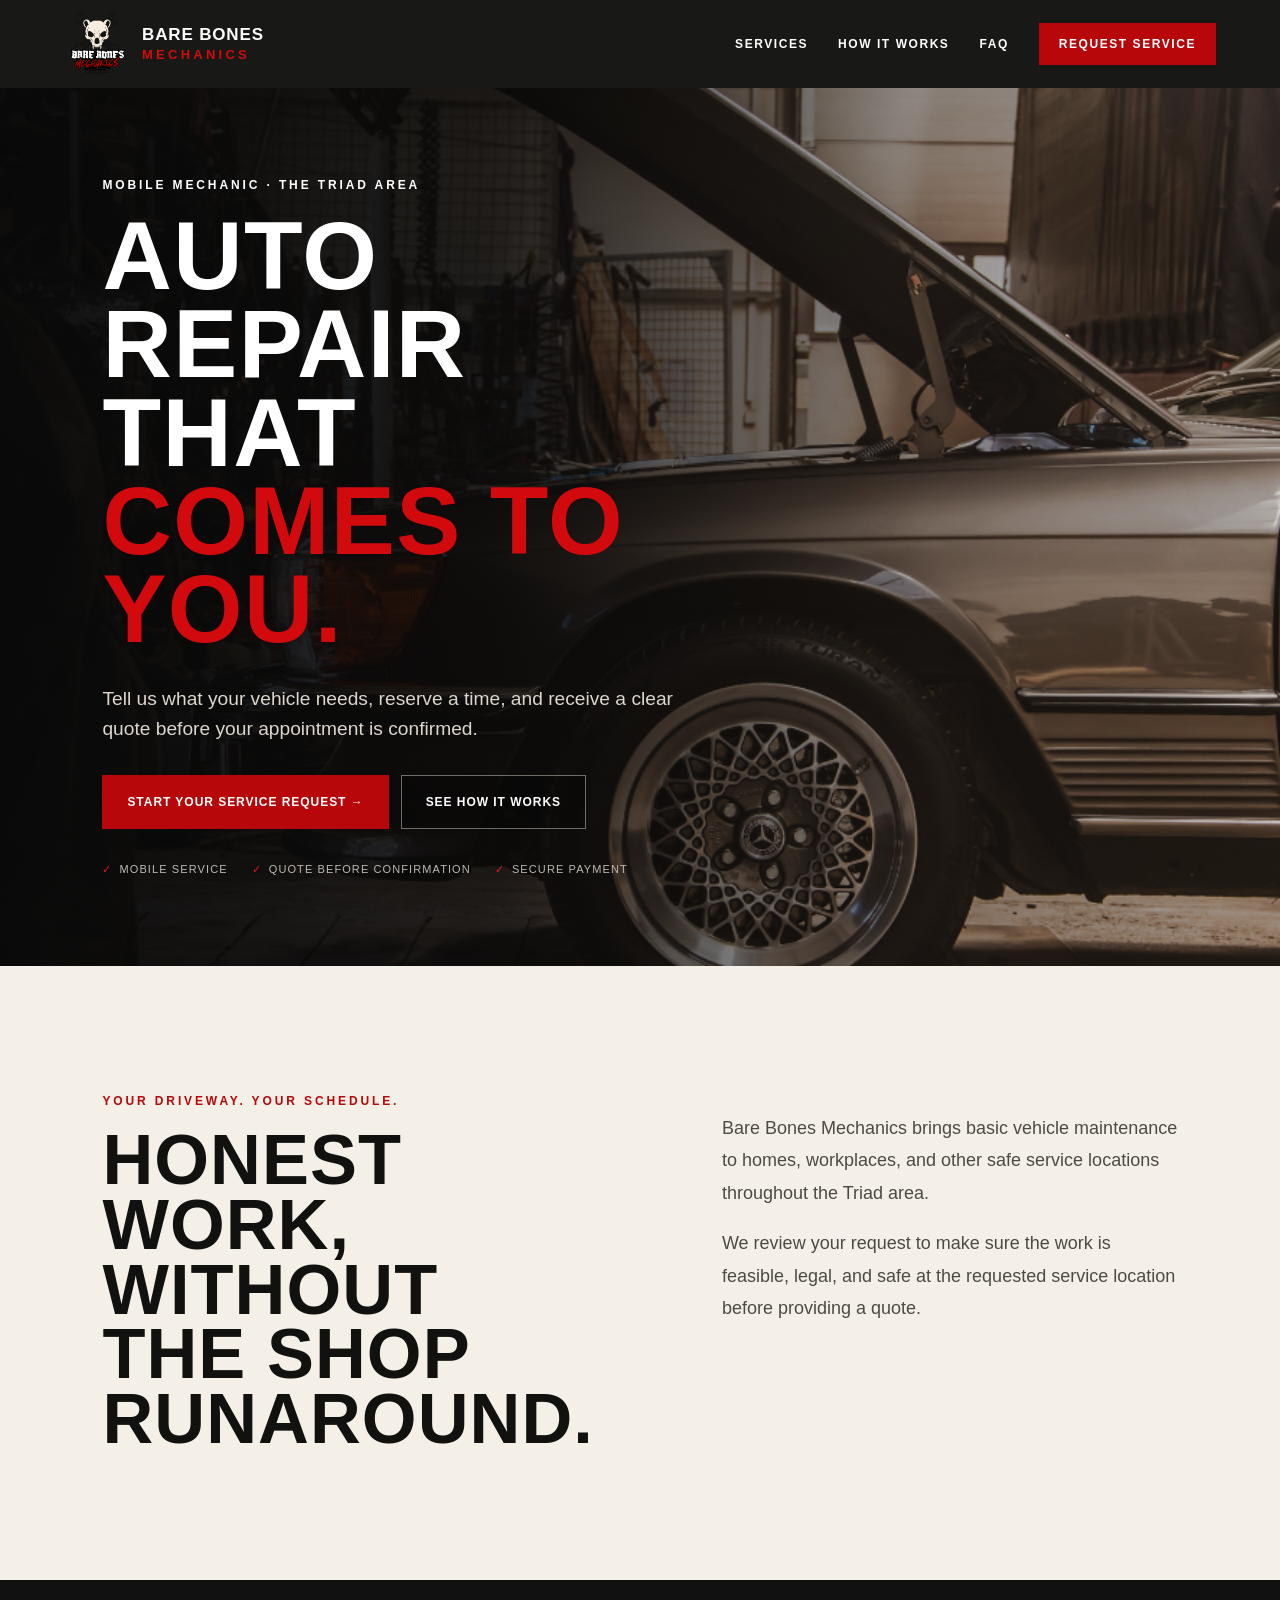
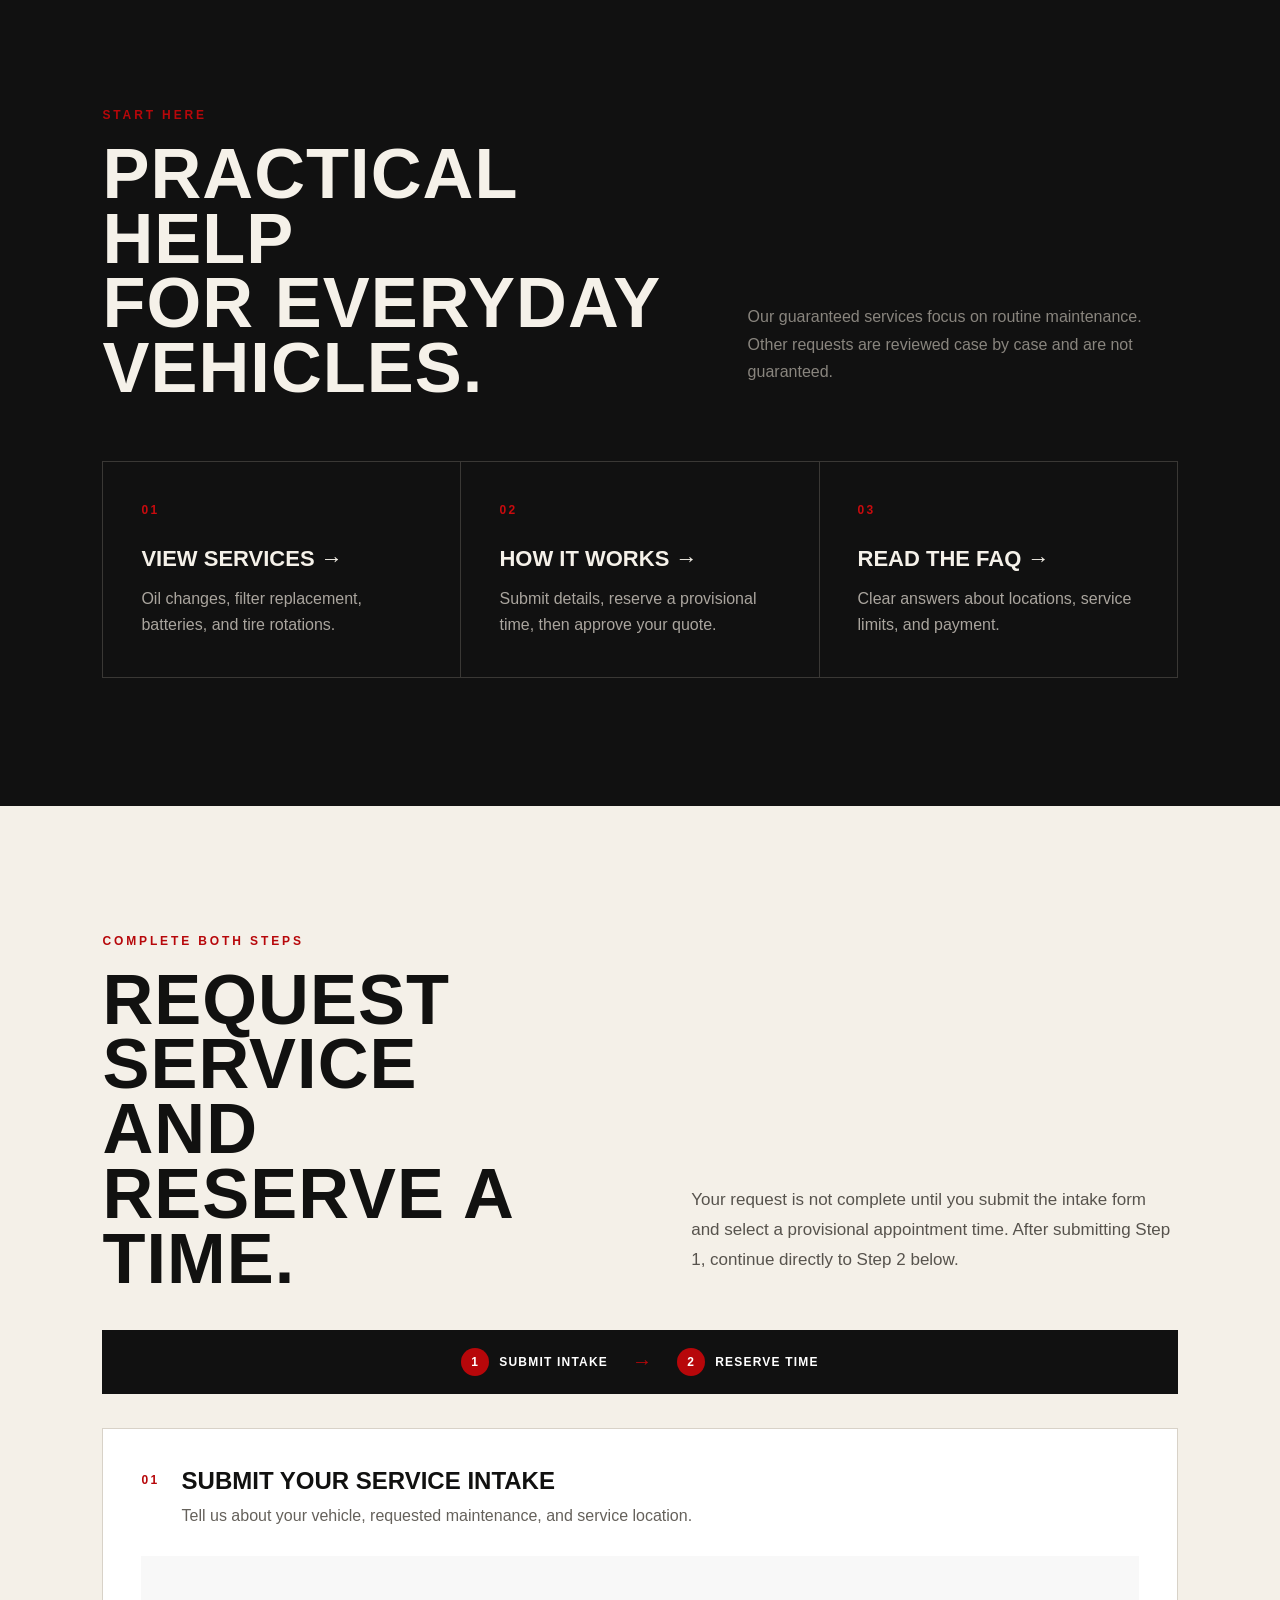
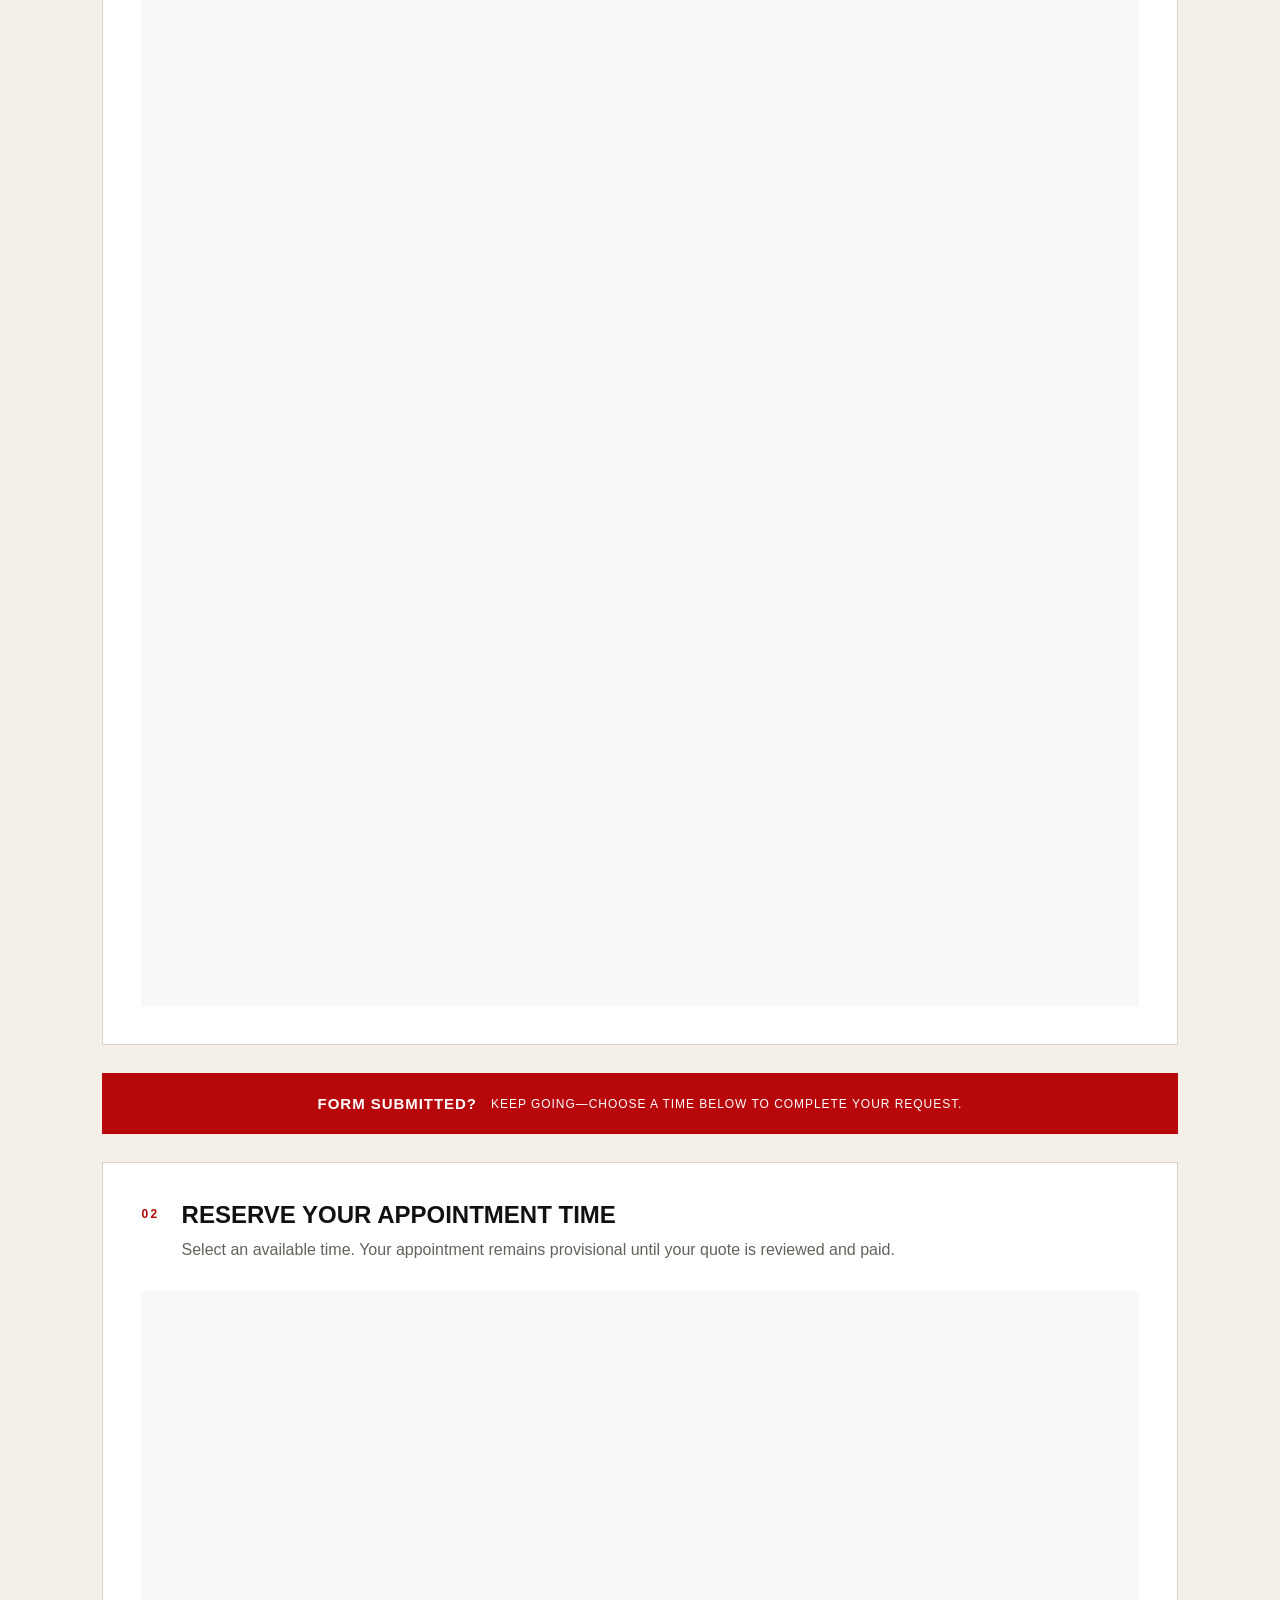
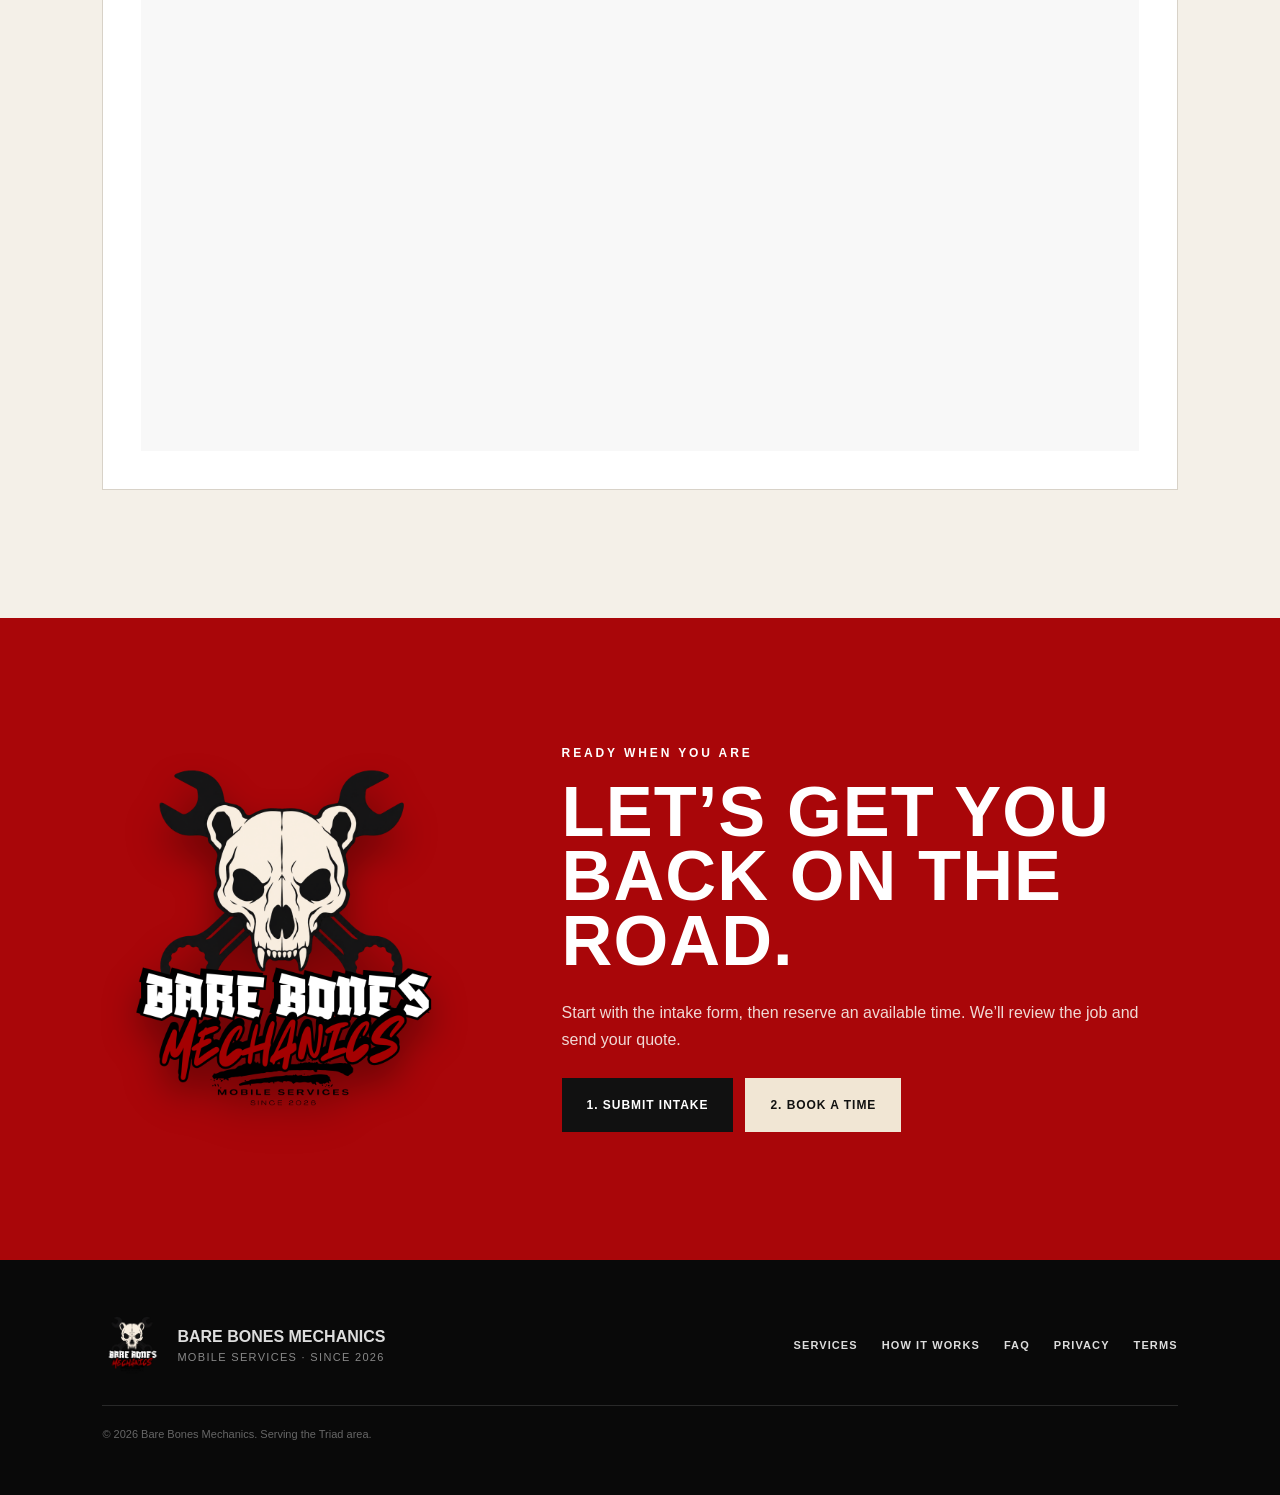
<file: index.html>
<!doctype html><html lang="en"><head><meta charset="utf-8"><meta name="viewport" content="width=device-width,initial-scale=1"><title>Bare Bones Mechanics | Mobile Maintenance in the Triad Area</title><meta name="description" content="Basic mobile vehicle maintenance serving the Triad area."><link rel="canonical" href="https://barebonesmechanics.com/"><meta property="og:title" content="Bare Bones Mechanics"><meta property="og:description" content="Basic mobile vehicle maintenance serving the Triad area."><meta property="og:url" content="https://barebonesmechanics.com/"><meta property="og:type" content="website"><meta property="og:image" content="https://barebonesmechanics.com/og.png"><meta name="twitter:card" content="summary_large_image"><link rel="icon" href="./icon.jpg"><link rel="stylesheet" href="./styles.css"></head><body>
<header class="site-header"><a class="brand" href="./" aria-label="Bare Bones Mechanics home"><img src="./logo.png" alt="" width="88" height="88"><span><strong>Bare Bones</strong><small>Mechanics</small></span></a><nav aria-label="Primary navigation"><a href="./services/">Services</a><a href="./how-it-works/">How it works</a><a href="./faq/">FAQ</a><a class="nav-cta" href="https://docs.google.com/forms/d/18nMRwCM7fpRWMEm1RZZ1Eh4cVEVVKjyr367LOmoJ1KA/viewform" target="_blank" rel="noreferrer">Request service</a></nav></header>
<main id="top"><section class="hero"><div class="hero-photo" aria-hidden="true"></div><div class="hero-shade"></div><div class="hero-content"><p class="eyebrow">Mobile mechanic · the Triad area</p><h1>Auto repair that<br><em>comes to you.</em></h1><p class="hero-copy">Tell us what your vehicle needs, reserve a time, and receive a clear quote before your appointment is confirmed.</p><div class="hero-actions"><a class="button button-primary" href="https://docs.google.com/forms/d/18nMRwCM7fpRWMEm1RZZ1Eh4cVEVVKjyr367LOmoJ1KA/viewform" target="_blank" rel="noreferrer">Start your service request →</a><a class="button button-ghost" href="./how-it-works/">See how it works</a></div><div class="trust-row"><span>Mobile service</span><span>Quote before confirmation</span><span>Secure payment</span></div></div></section>
<section class="intro section-pad"><div><p class="eyebrow red">Your driveway. Your schedule.</p><h2>Honest work,<br>without the shop runaround.</h2></div><div><p>Bare Bones Mechanics brings basic vehicle maintenance to homes, workplaces, and other safe service locations throughout the Triad area.</p><p>We review your request to make sure the work is feasible, legal, and safe at the requested service location before providing a quote.</p></div></section>
<section class="home-links section-pad"><div class="section-heading"><div><p class="eyebrow red">Start here</p><h2>Practical help<br>for everyday vehicles.</h2></div><p>Our guaranteed services focus on routine maintenance. Other requests are reviewed case by case and are not guaranteed.</p></div><div class="link-grid"><a class="link-card" href="./services/"><span>01</span><h3>View services →</h3><p>Oil changes, filter replacement, batteries, and tire rotations.</p></a><a class="link-card" href="./how-it-works/"><span>02</span><h3>How it works →</h3><p>Submit details, reserve a provisional time, then approve your quote.</p></a><a class="link-card" href="./faq/"><span>03</span><h3>Read the FAQ →</h3><p>Clear answers about locations, service limits, and payment.</p></a></div></section>
<section class="booking-flow section-pad" aria-labelledby="booking-title"><div class="booking-heading"><div><p class="eyebrow red">Complete both steps</p><h2 id="booking-title">Request service<br>and reserve a time.</h2></div><p>Your request is not complete until you submit the intake form and select a provisional appointment time. After submitting Step 1, continue directly to Step 2 below.</p></div><div class="booking-progress"><span><b>1</b> Submit intake</span><i>→</i><span><b>2</b> Reserve time</span></div><article class="embed-step"><div class="embed-step-title"><span>01</span><div><h3>Submit your service intake</h3><p>Tell us about your vehicle, requested maintenance, and service location.</p></div></div><iframe class="google-embed form-embed" src="https://docs.google.com/forms/d/e/1FAIpQLSfNelR_i9a3lmvBAvd7zUONNeAWR0u1vDKVbkDYooWOAQfi2g/viewform?embedded=true" title="Bare Bones Mechanics service intake form" loading="lazy"></iframe></article><div class="continue-banner"><strong>Form submitted?</strong><span>Keep going—choose a time below to complete your request.</span></div><article class="embed-step"><div class="embed-step-title"><span>02</span><div><h3>Reserve your appointment time</h3><p>Select an available time. Your appointment remains provisional until your quote is reviewed and paid.</p></div></div><iframe class="google-embed calendar-embed" src="https://calendar.google.com/calendar/appointments/schedules/AcZssZ09jXZHFuu1roplAaSLgD_6OMriFwxlneHE4lD5MROu-F1J_w0_DLr7q4aDbHaSECfXdLs9Xzz2?gv=true" title="Bare Bones Mechanics appointment scheduler" loading="lazy"></iframe></article></section>
<section class="cta section-pad"><img src="./logo.png" alt="Bare Bones Mechanics" width="360" height="360"><div><p class="eyebrow">Ready when you are</p><h2>Let’s get you<br>back on the road.</h2><p>Start with the intake form, then reserve an available time. We’ll review the job and send your quote.</p><div class="cta-buttons"><a class="button button-primary" href="https://docs.google.com/forms/d/18nMRwCM7fpRWMEm1RZZ1Eh4cVEVVKjyr367LOmoJ1KA/viewform" target="_blank" rel="noreferrer">1. Submit intake</a><a class="button button-light" href="https://calendar.app.google/wPTHdy8sWwJAT4DLA" target="_blank" rel="noreferrer">2. Book a time</a></div></div></section></main>
<footer><div class="footer-brand"><img src="./logo.png" alt="" width="72" height="72"><div><strong>Bare Bones Mechanics</strong><span>Mobile services · Since 2026</span></div></div><div class="footer-links"><a href="./services/">Services</a><a href="./how-it-works/">How it works</a><a href="./faq/">FAQ</a><a href="./privacy/">Privacy</a><a href="./terms/">Terms</a></div><p>© 2026 Bare Bones Mechanics. Serving the Triad area.</p></footer><script type="application/ld+json">{"@context":"https://schema.org","@type":"AutoRepair","name":"Bare Bones Mechanics","url":"https://barebonesmechanics.com","image":"https://barebonesmechanics.com/logo.png","description":"Basic mobile vehicle maintenance serving the Triad area.","areaServed":"the Triad area"}</script></body></html>
</file>
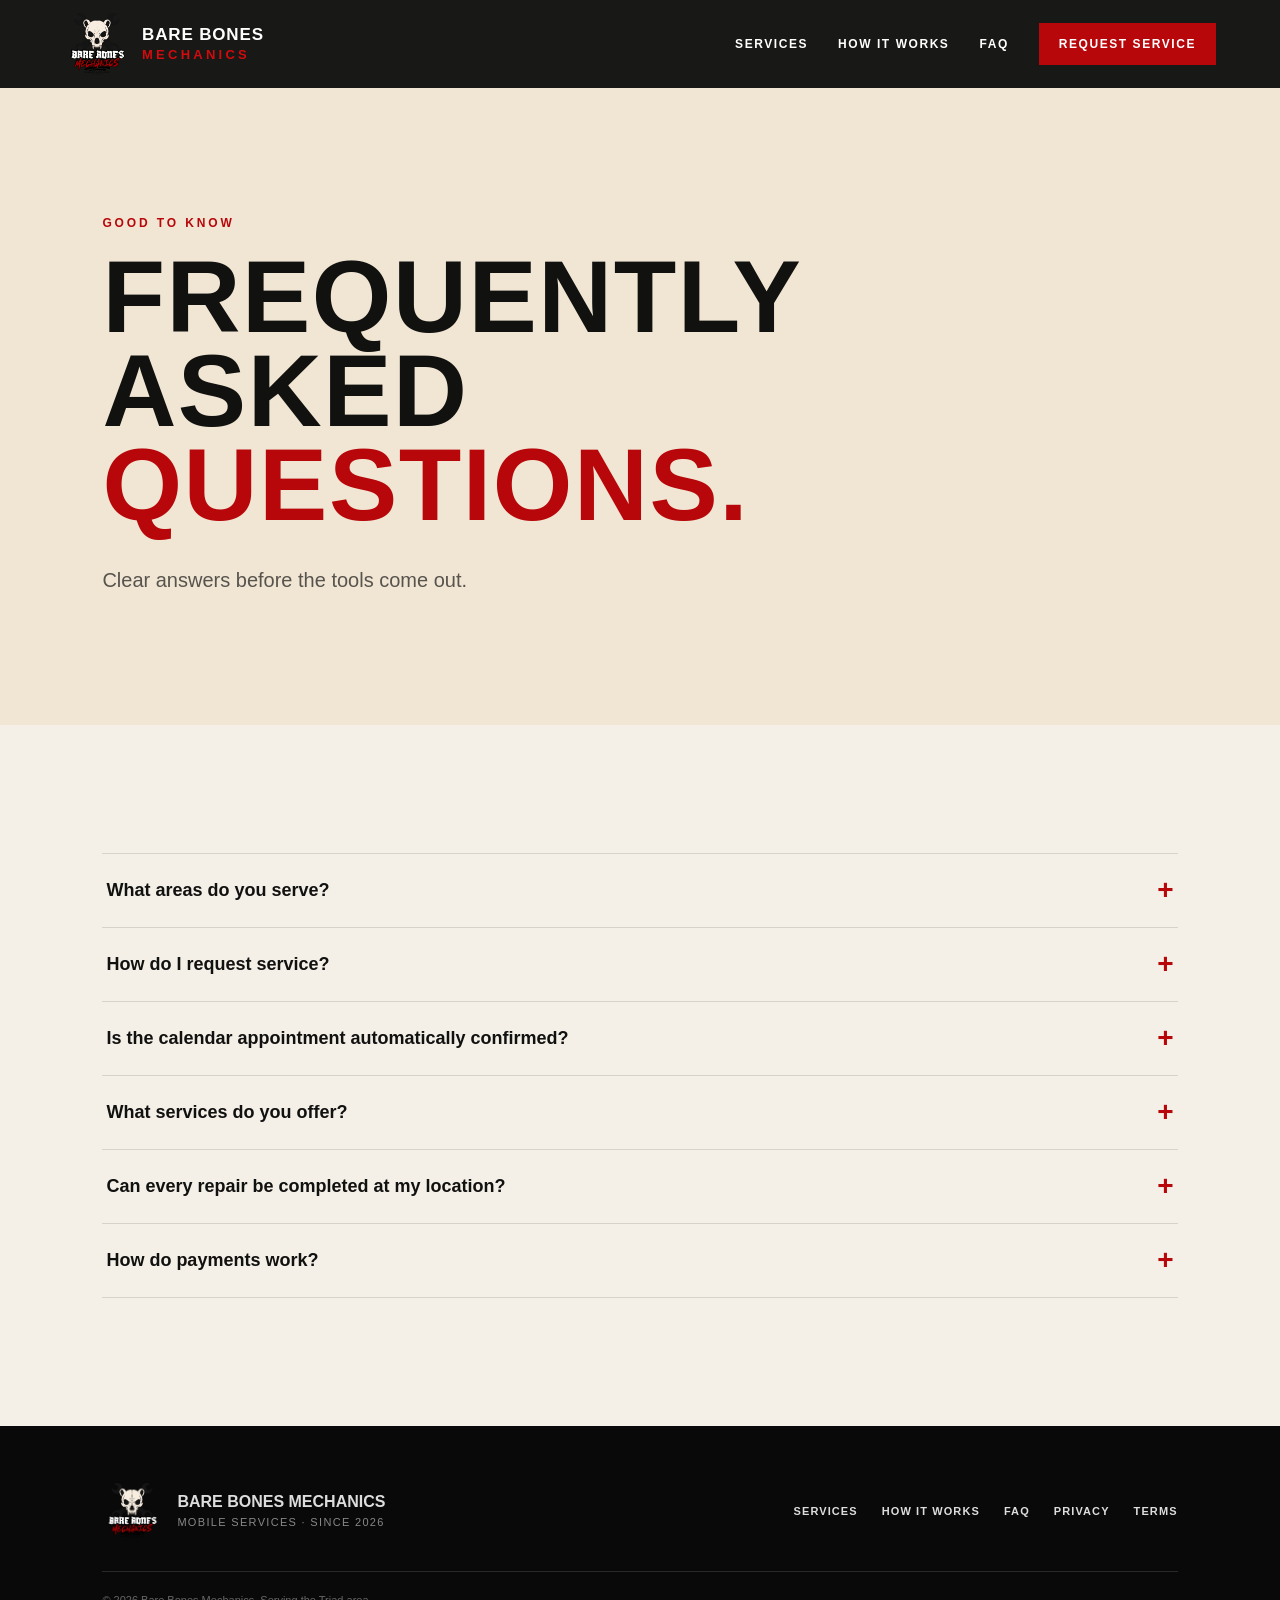
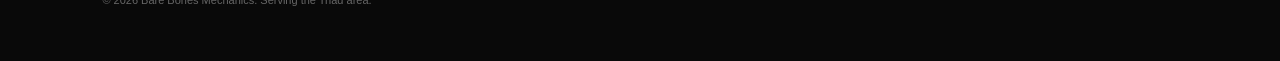
<file: faq/index.html>
<!doctype html><html lang="en"><head><meta charset="utf-8"><meta name="viewport" content="width=device-width,initial-scale=1"><title>FAQ | Bare Bones Mechanics</title><meta name="description" content="Frequently asked questions about Bare Bones Mechanics mobile maintenance in the Triad area."><link rel="canonical" href="https://barebonesmechanics.com/faq/"><meta property="og:image" content="https://barebonesmechanics.com/og.png"><link rel="icon" href="../icon.jpg"><link rel="stylesheet" href="../styles.css"></head><body><header class="site-header"><a class="brand" href="../"><img src="../logo.png" alt=""><span><strong>Bare Bones</strong><small>Mechanics</small></span></a><nav><a href="../services/">Services</a><a href="../how-it-works/">How it works</a><a href="../faq/">FAQ</a><a class="nav-cta" href="https://docs.google.com/forms/d/18nMRwCM7fpRWMEm1RZZ1Eh4cVEVVKjyr367LOmoJ1KA/viewform">Request service</a></nav></header><main><section class="page-hero section-pad"><p class="eyebrow red">Good to know</p><h1>Frequently asked<br><em>questions.</em></h1><p>Clear answers before the tools come out.</p></section><section class="faq section-pad"><div class="faq-list"><details><summary>What areas do you serve?<span>+</span></summary><p>Bare Bones Mechanics serves the Triad area. Travel availability and any applicable service-call fee are confirmed with your quote.</p></details><details><summary>How do I request service?<span>+</span></summary><p>Complete the service intake form with your vehicle and service details, then choose an available time on the booking calendar. Your selected time is provisional until the quote is approved and paid.</p></details><details><summary>Is the calendar appointment automatically confirmed?<span>+</span></summary><p>No. We review your intake information, provide a quote, and confirm the appointment after payment. We may contact you if more information is needed.</p></details><details><summary>What services do you offer?<span>+</span></summary><p>Our guaranteed services are oil changes, filter replacement, battery replacement, and tire rotations. Other requests are reviewed case by case and are not guaranteed.</p></details><details><summary>Can every repair be completed at my location?<span>+</span></summary><p>No. Work must be feasible, legal, and safe at the requested service location. Complex diagnostics and repairs that need specialized equipment should be handled by a certified repair shop or dealer.</p></details><details><summary>How do payments work?<span>+</span></summary><p>After reviewing your request, we send a quote and payment instructions. Payments may be processed securely through Stripe or PayPal. Payment confirms your appointment.</p></details></div></section></main><footer><div class="footer-brand"><img src="../logo.png" alt=""><div><strong>Bare Bones Mechanics</strong><span>Mobile services · Since 2026</span></div></div><div class="footer-links"><a href="../services/">Services</a><a href="../how-it-works/">How it works</a><a href="../faq/">FAQ</a><a href="../privacy/">Privacy</a><a href="../terms/">Terms</a></div><p>© 2026 Bare Bones Mechanics. Serving the Triad area.</p></footer><script type="application/ld+json">{"@context":"https://schema.org","@type":"FAQPage","mainEntity":[{"@type":"Question","name":"What areas do you serve?","acceptedAnswer":{"@type":"Answer","text":"Bare Bones Mechanics serves the Triad area."}},{"@type":"Question","name":"What services do you offer?","acceptedAnswer":{"@type":"Answer","text":"Oil changes, filter replacement, battery replacement, and tire rotations."}}]}</script></body></html>
</file>
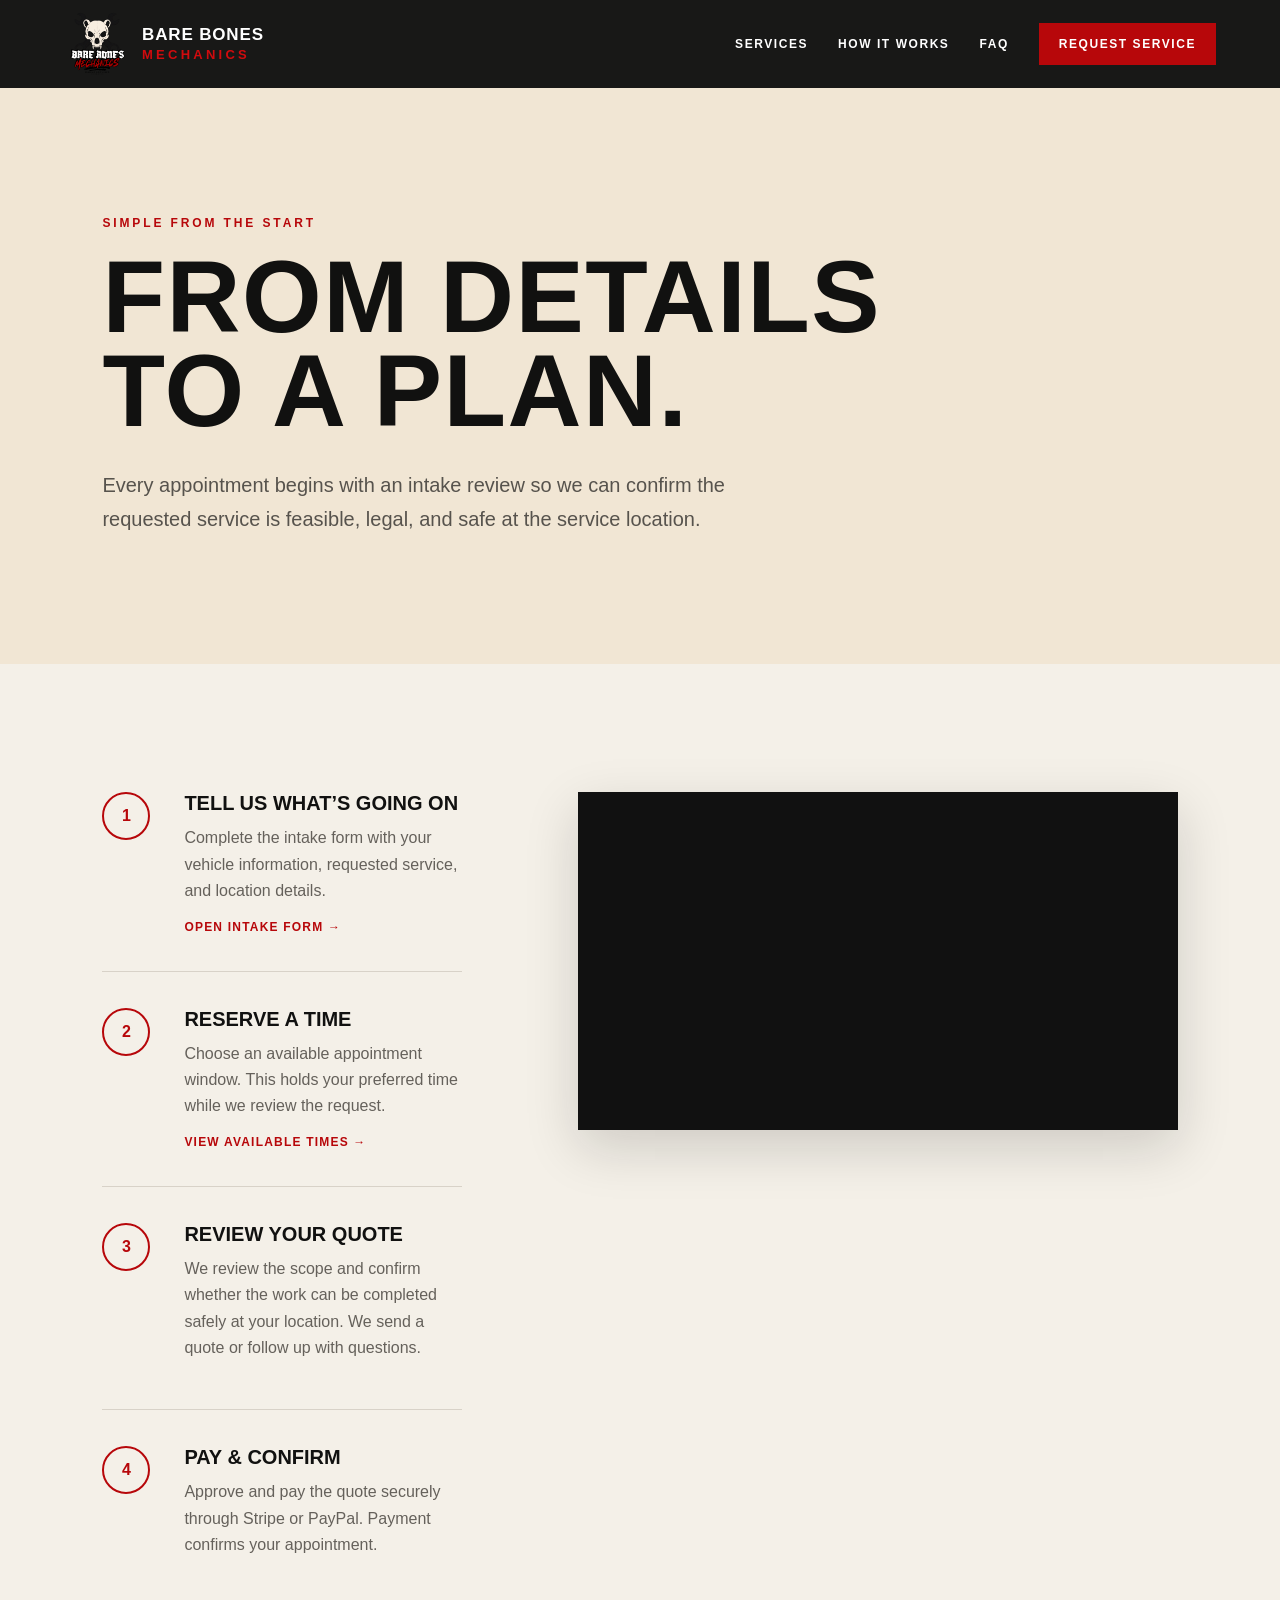
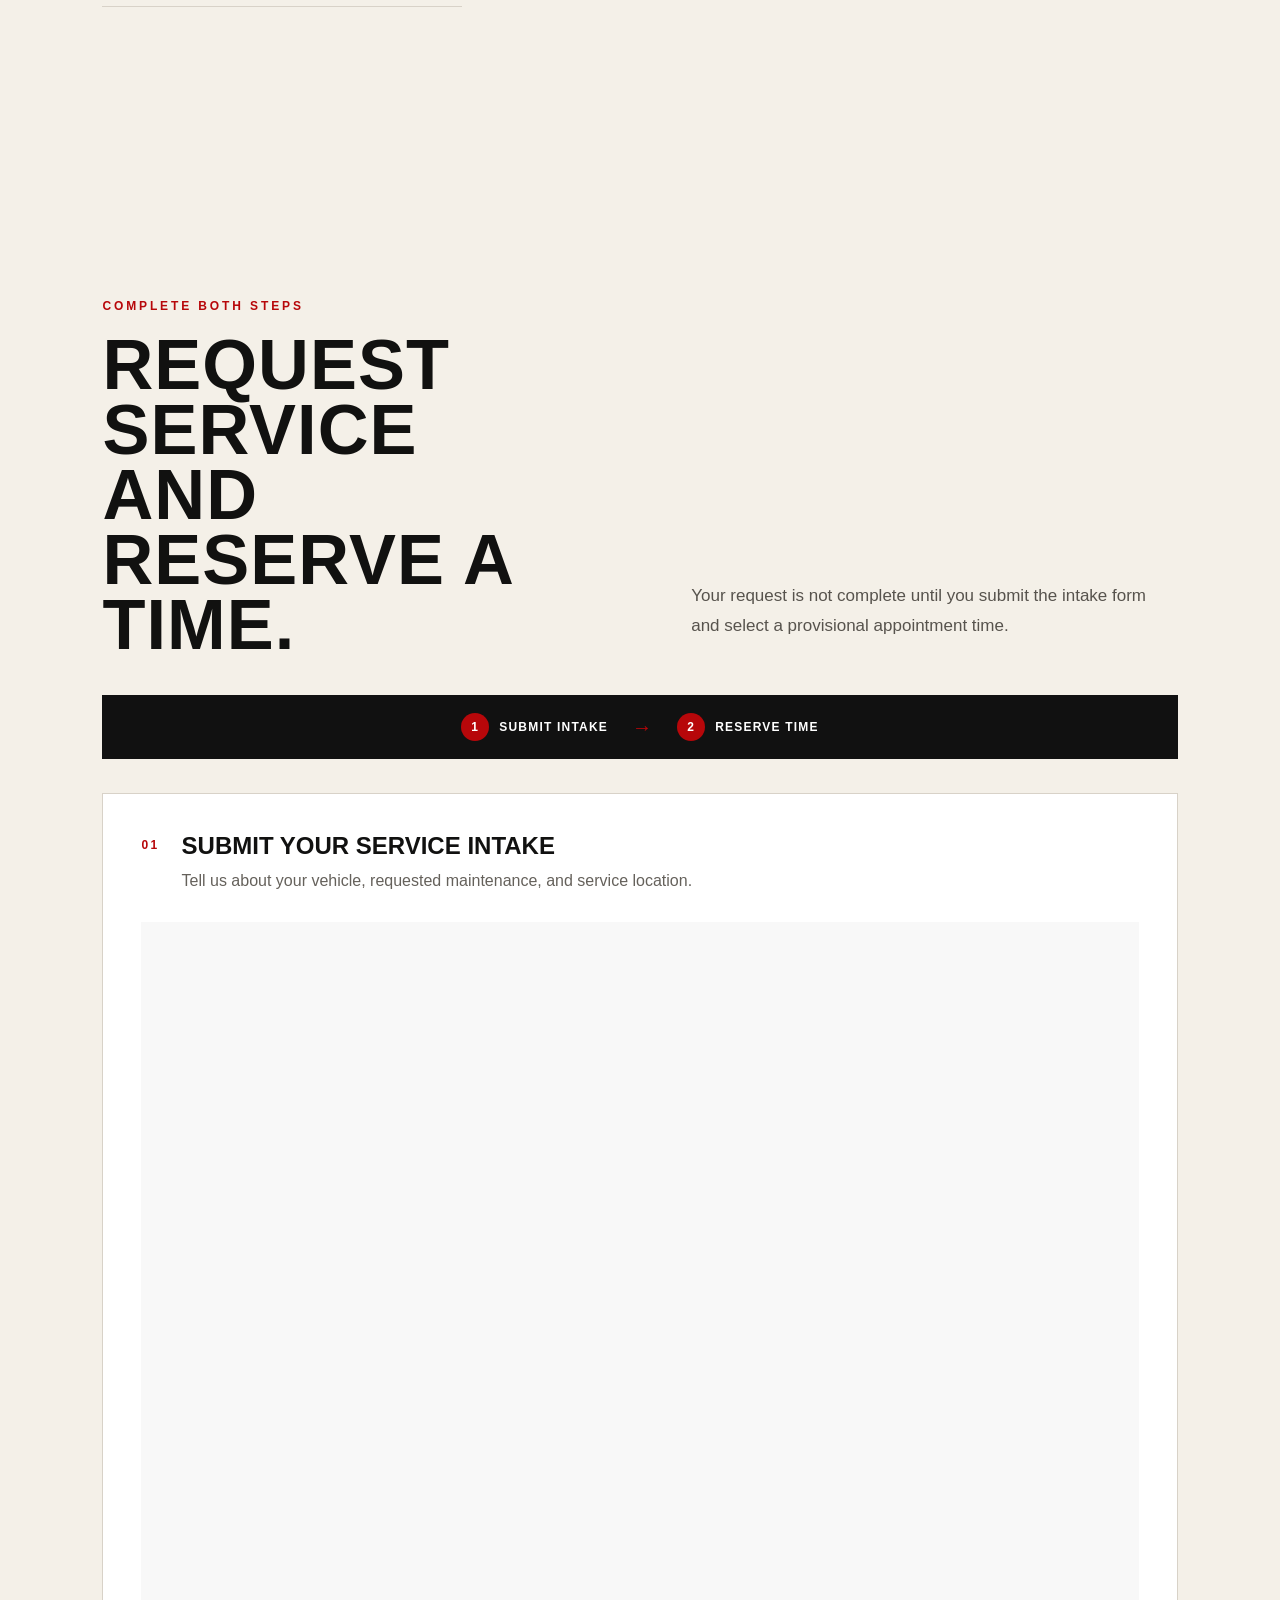
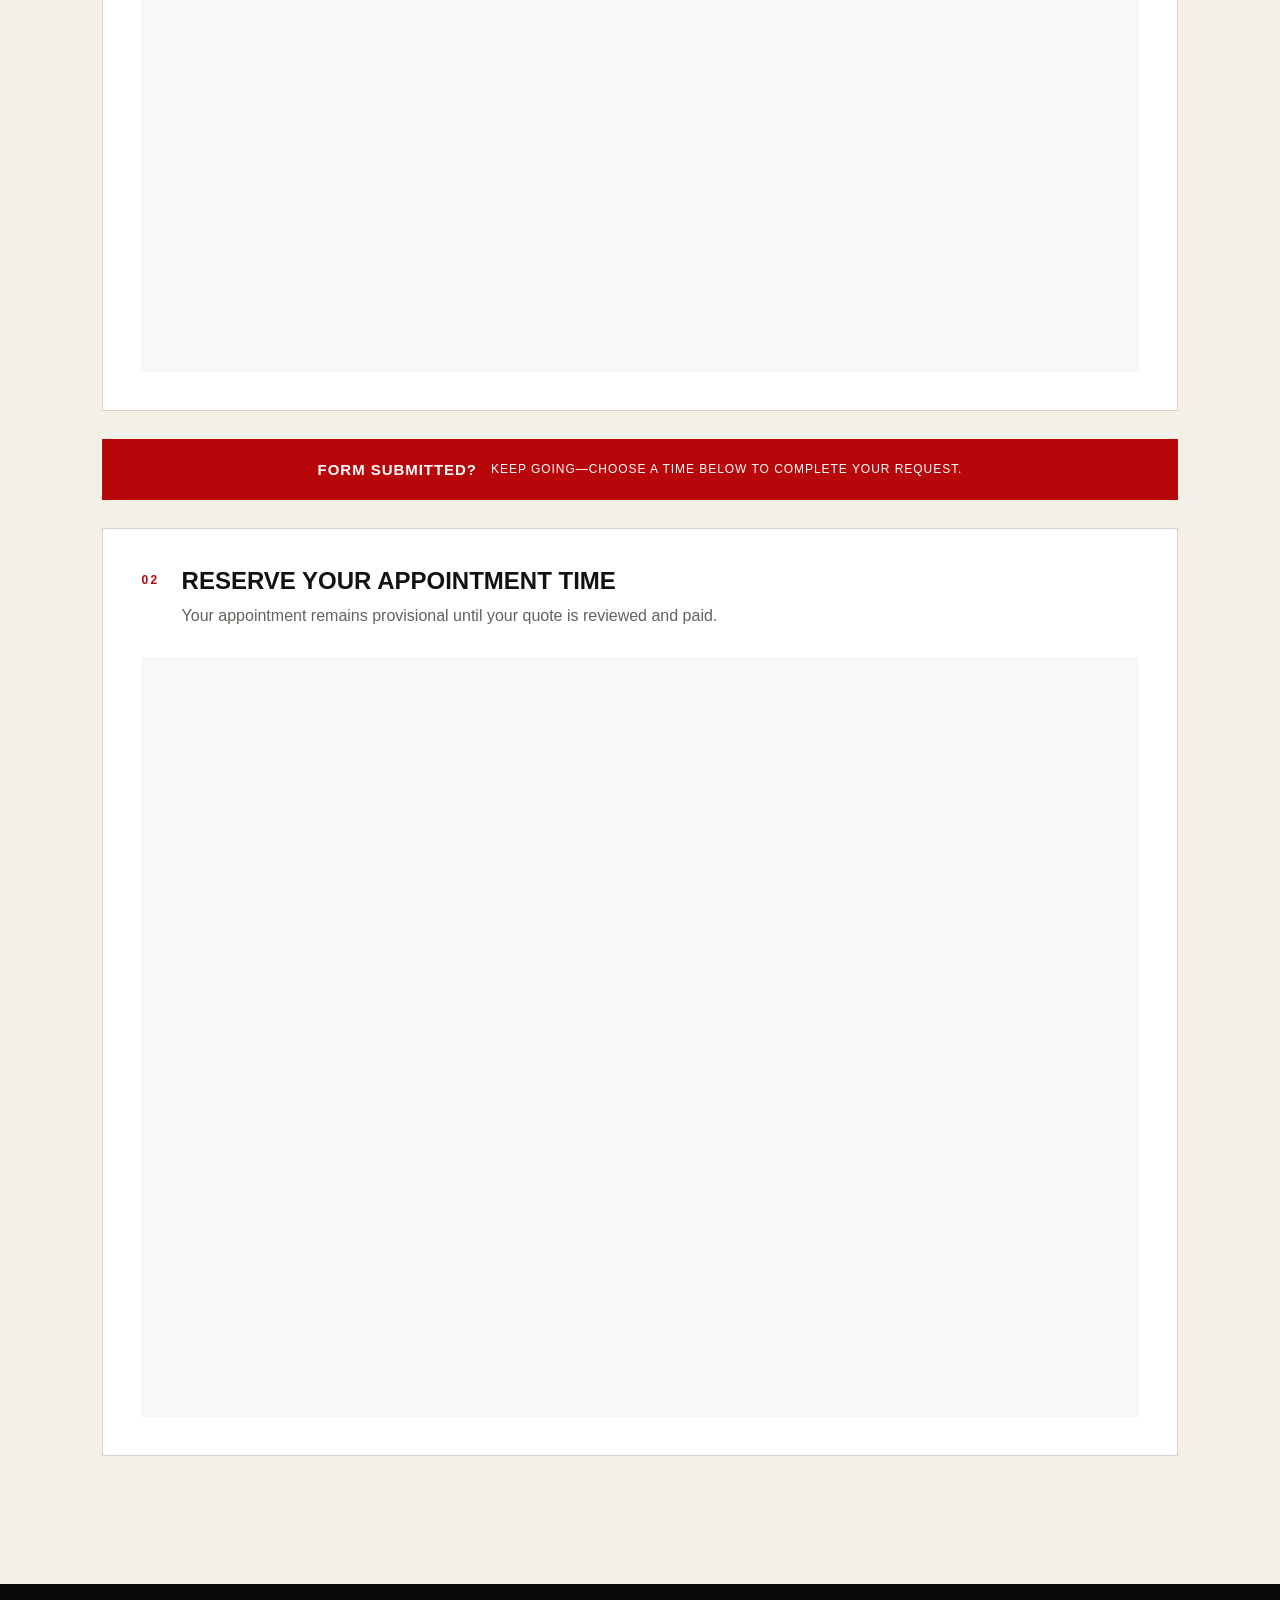
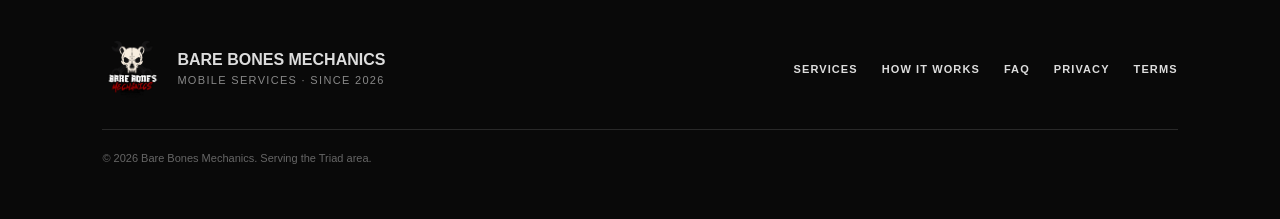
<file: how-it-works/index.html>
<!doctype html><html lang="en"><head><meta charset="utf-8"><meta name="viewport" content="width=device-width,initial-scale=1"><title>How It Works | Bare Bones Mechanics</title><meta name="description" content="Learn how Bare Bones Mechanics reviews, quotes, and confirms mobile maintenance appointments in the Triad area."><link rel="canonical" href="https://barebonesmechanics.com/how-it-works/"><meta property="og:image" content="https://barebonesmechanics.com/og.png"><link rel="icon" href="../icon.jpg"><link rel="stylesheet" href="../styles.css"></head><body>
<header class="site-header"><a class="brand" href="../"><img src="../logo.png" alt=""><span><strong>Bare Bones</strong><small>Mechanics</small></span></a><nav><a href="../services/">Services</a><a href="../how-it-works/">How it works</a><a href="../faq/">FAQ</a><a class="nav-cta" href="https://docs.google.com/forms/d/18nMRwCM7fpRWMEm1RZZ1Eh4cVEVVKjyr367LOmoJ1KA/viewform">Request service</a></nav></header><main><section class="page-hero section-pad"><p class="eyebrow red">Simple from the start</p><h1>From details<br>to a plan.</h1><p>Every appointment begins with an intake review so we can confirm the requested service is feasible, legal, and safe at the service location.</p></section><section class="process section-pad"><ol class="steps"><li><span>1</span><div><h3>Tell us what’s going on</h3><p>Complete the intake form with your vehicle information, requested service, and location details.</p><a href="https://docs.google.com/forms/d/18nMRwCM7fpRWMEm1RZZ1Eh4cVEVVKjyr367LOmoJ1KA/viewform">Open intake form →</a></div></li><li><span>2</span><div><h3>Reserve a time</h3><p>Choose an available appointment window. This holds your preferred time while we review the request.</p><a href="https://calendar.app.google/wPTHdy8sWwJAT4DLA">View available times →</a></div></li><li><span>3</span><div><h3>Review your quote</h3><p>We review the scope and confirm whether the work can be completed safely at your location. We send a quote or follow up with questions.</p></div></li><li><span>4</span><div><h3>Pay &amp; confirm</h3><p>Approve and pay the quote securely through Stripe or PayPal. Payment confirms your appointment.</p></div></li></ol><div class="process-video"><iframe src="https://www.youtube.com/embed/bw0rU1en-yM?si=h3fa73AkYbY6WxUg&amp;autoplay=1&amp;mute=1&amp;playsinline=1&amp;rel=0" title="Bare Bones Mechanics video" allow="accelerometer; autoplay; clipboard-write; encrypted-media; gyroscope; picture-in-picture; web-share" referrerpolicy="strict-origin-when-cross-origin" allowfullscreen></iframe></div></section>
<section class="booking-flow section-pad"><div class="booking-heading"><div><p class="eyebrow red">Complete both steps</p><h2>Request service<br>and reserve a time.</h2></div><p>Your request is not complete until you submit the intake form and select a provisional appointment time.</p></div><div class="booking-progress"><span><b>1</b> Submit intake</span><i>→</i><span><b>2</b> Reserve time</span></div><article class="embed-step"><div class="embed-step-title"><span>01</span><div><h3>Submit your service intake</h3><p>Tell us about your vehicle, requested maintenance, and service location.</p></div></div><iframe class="google-embed form-embed" src="https://docs.google.com/forms/d/e/1FAIpQLSfNelR_i9a3lmvBAvd7zUONNeAWR0u1vDKVbkDYooWOAQfi2g/viewform?embedded=true" title="Bare Bones Mechanics service intake form" loading="lazy"></iframe></article><div class="continue-banner"><strong>Form submitted?</strong><span>Keep going—choose a time below to complete your request.</span></div><article class="embed-step"><div class="embed-step-title"><span>02</span><div><h3>Reserve your appointment time</h3><p>Your appointment remains provisional until your quote is reviewed and paid.</p></div></div><iframe class="google-embed calendar-embed" src="https://calendar.google.com/calendar/appointments/schedules/AcZssZ09jXZHFuu1roplAaSLgD_6OMriFwxlneHE4lD5MROu-F1J_w0_DLr7q4aDbHaSECfXdLs9Xzz2?gv=true" title="Bare Bones Mechanics appointment scheduler" loading="lazy"></iframe></article></section></main><footer><div class="footer-brand"><img src="../logo.png" alt=""><div><strong>Bare Bones Mechanics</strong><span>Mobile services · Since 2026</span></div></div><div class="footer-links"><a href="../services/">Services</a><a href="../how-it-works/">How it works</a><a href="../faq/">FAQ</a><a href="../privacy/">Privacy</a><a href="../terms/">Terms</a></div><p>© 2026 Bare Bones Mechanics. Serving the Triad area.</p></footer></body></html>
</file>
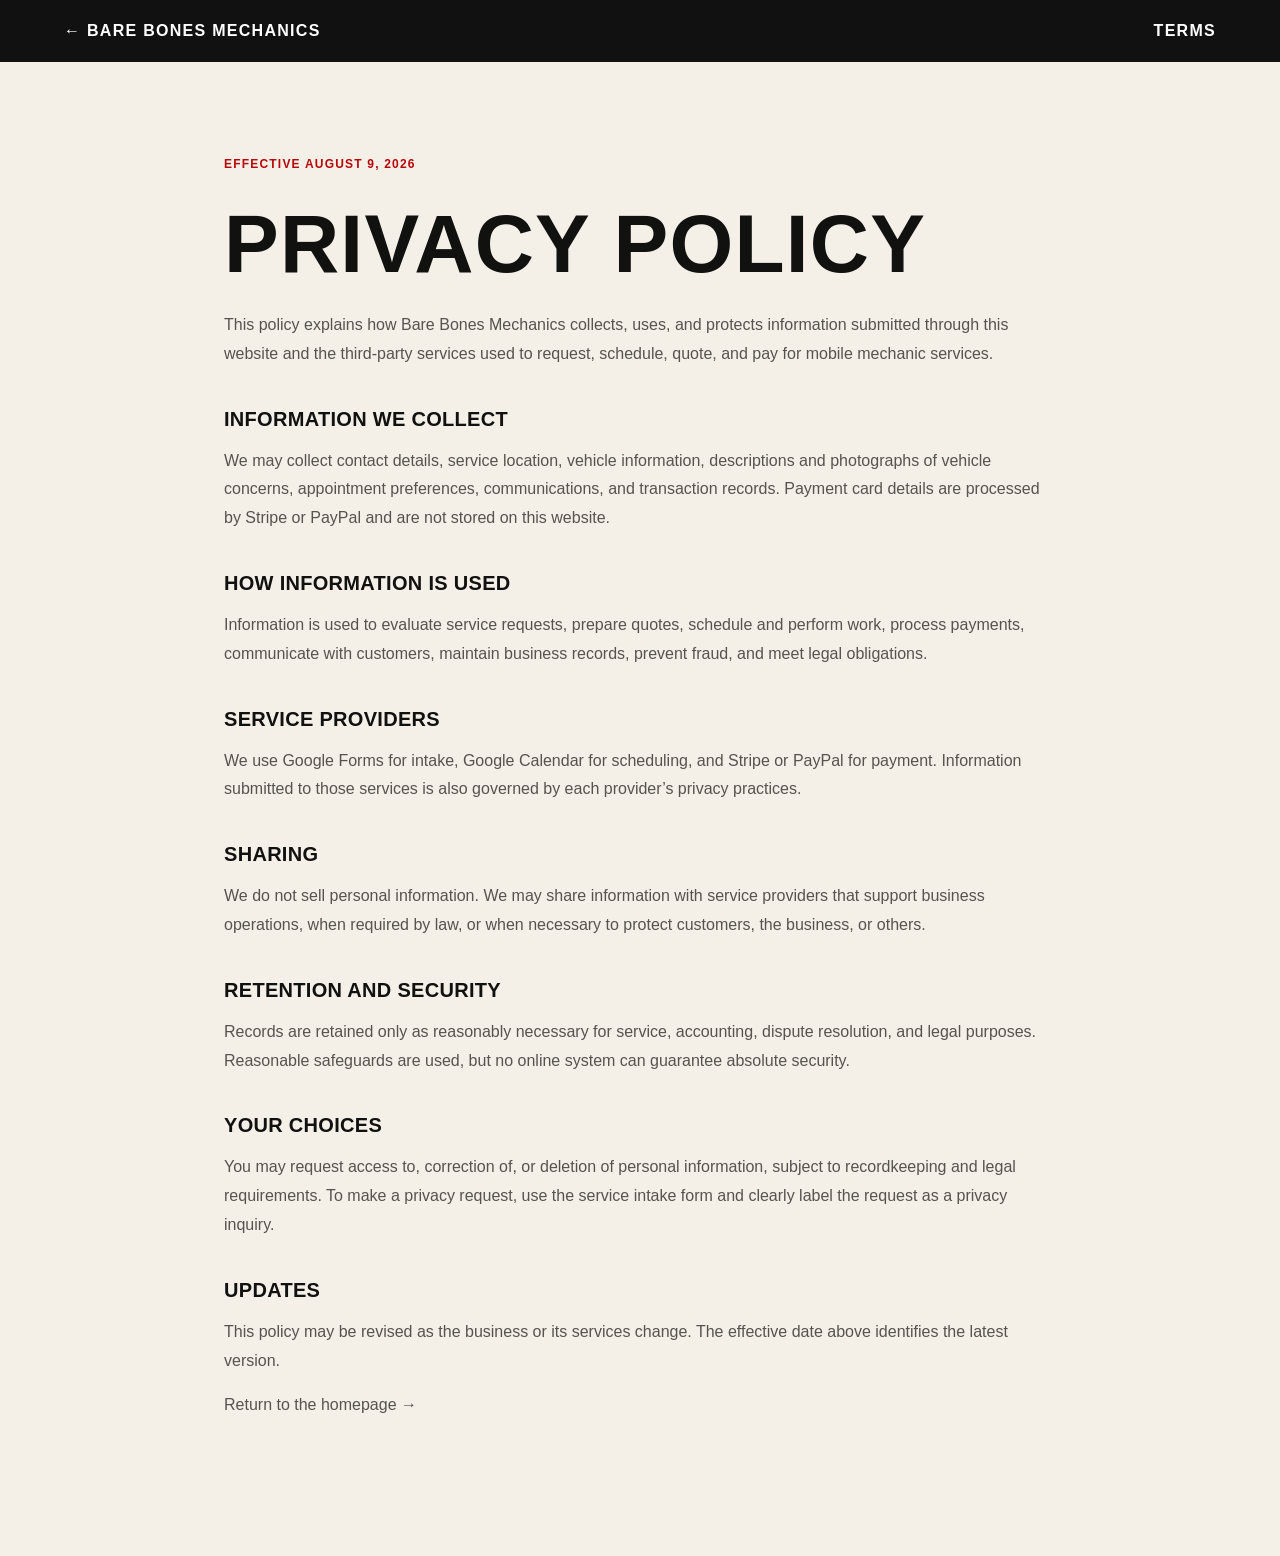
<file: privacy/index.html>
<!doctype html><html lang="en"><head><meta charset="utf-8"><meta name="viewport" content="width=device-width,initial-scale=1"><title>Privacy Policy | Bare Bones Mechanics</title><meta name="description" content="Privacy policy for Bare Bones Mechanics."><link rel="canonical" href="https://barebonesmechanics.com/privacy/"><link rel="icon" href="../icon.jpg"><link rel="stylesheet" href="../styles.css"></head><body><nav class="legal-nav"><a href="../">← Bare Bones Mechanics</a><a href="../terms/">Terms</a></nav><main class="legal"><p class="effective">Effective August 9, 2026</p><h1>Privacy Policy</h1><p>This policy explains how Bare Bones Mechanics collects, uses, and protects information submitted through this website and the third-party services used to request, schedule, quote, and pay for mobile mechanic services.</p><h2>Information we collect</h2><p>We may collect contact details, service location, vehicle information, descriptions and photographs of vehicle concerns, appointment preferences, communications, and transaction records. Payment card details are processed by Stripe or PayPal and are not stored on this website.</p><h2>How information is used</h2><p>Information is used to evaluate service requests, prepare quotes, schedule and perform work, process payments, communicate with customers, maintain business records, prevent fraud, and meet legal obligations.</p><h2>Service providers</h2><p>We use Google Forms for intake, Google Calendar for scheduling, and Stripe or PayPal for payment. Information submitted to those services is also governed by each provider’s privacy practices.</p><h2>Sharing</h2><p>We do not sell personal information. We may share information with service providers that support business operations, when required by law, or when necessary to protect customers, the business, or others.</p><h2>Retention and security</h2><p>Records are retained only as reasonably necessary for service, accounting, dispute resolution, and legal purposes. Reasonable safeguards are used, but no online system can guarantee absolute security.</p><h2>Your choices</h2><p>You may request access to, correction of, or deletion of personal information, subject to recordkeeping and legal requirements. To make a privacy request, use the service intake form and clearly label the request as a privacy inquiry.</p><h2>Updates</h2><p>This policy may be revised as the business or its services change. The effective date above identifies the latest version.</p><p><a href="../">Return to the homepage →</a></p></main></body></html>
</file>
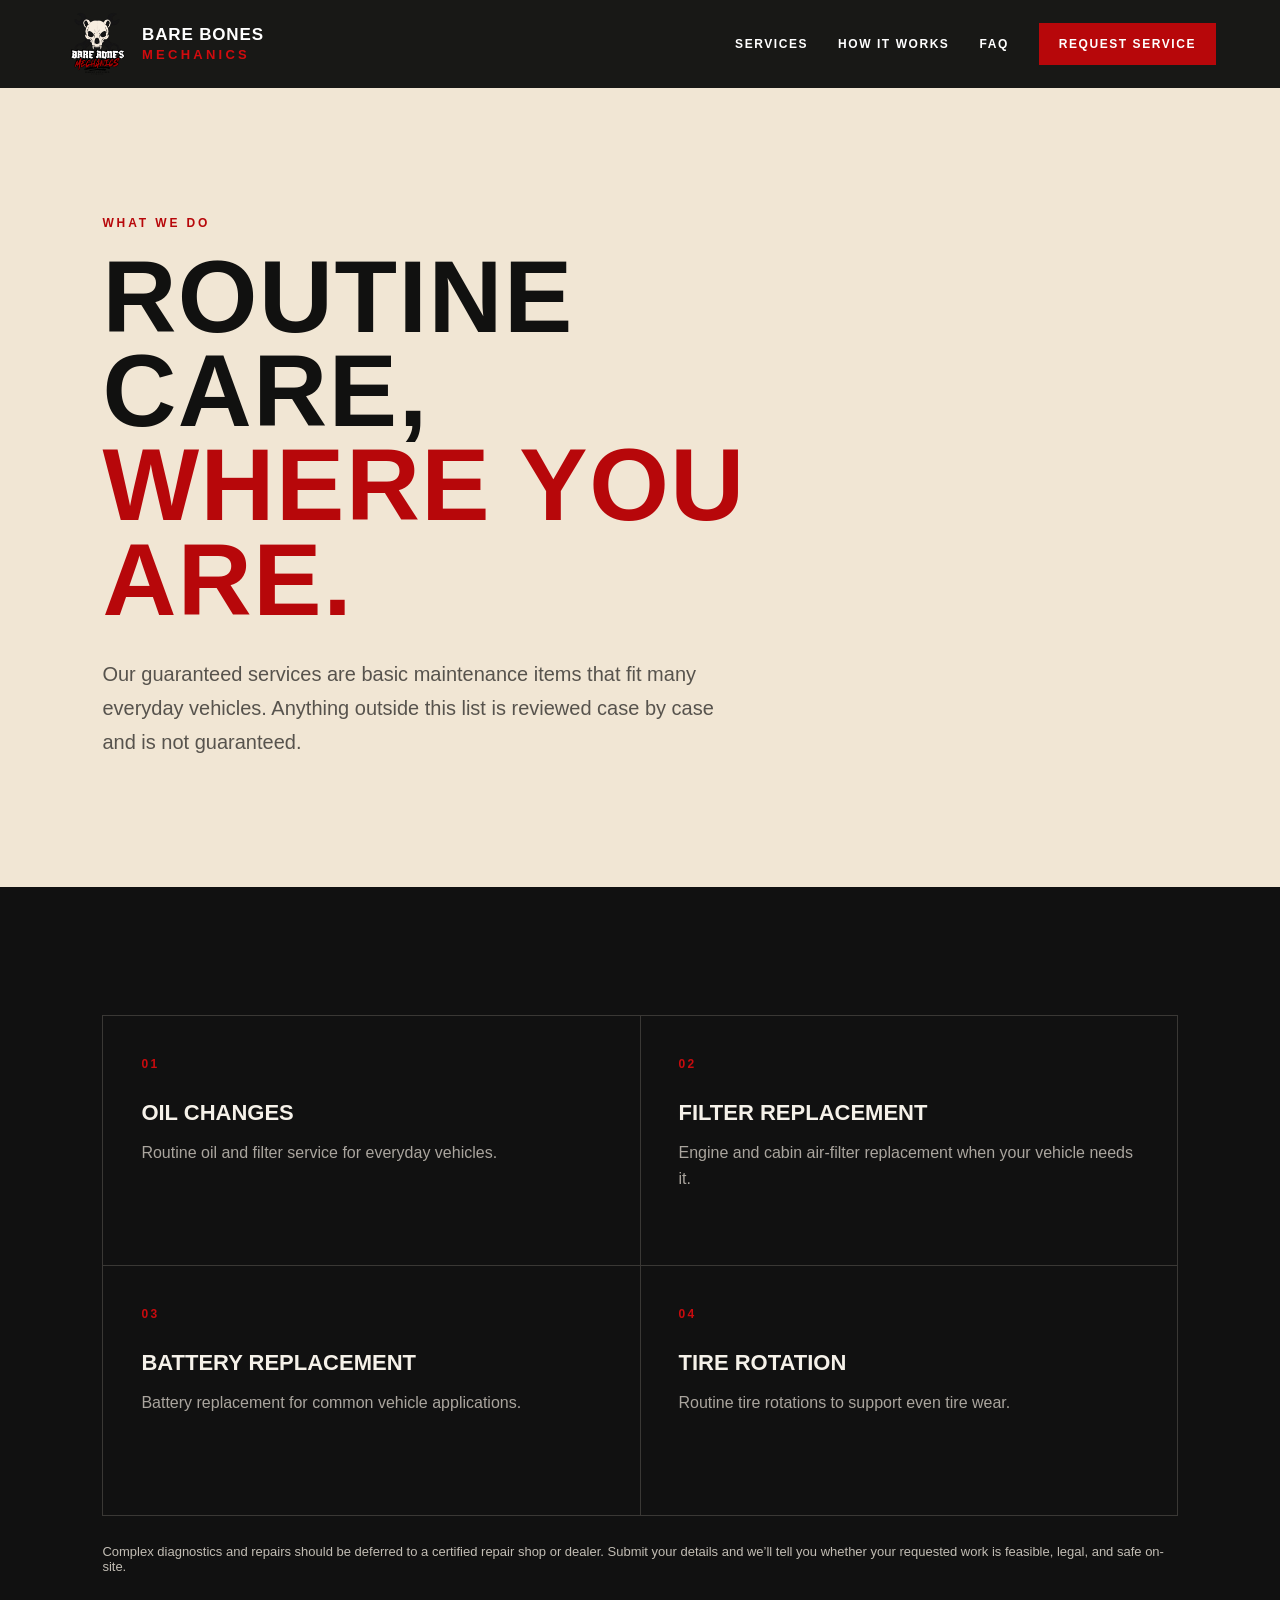
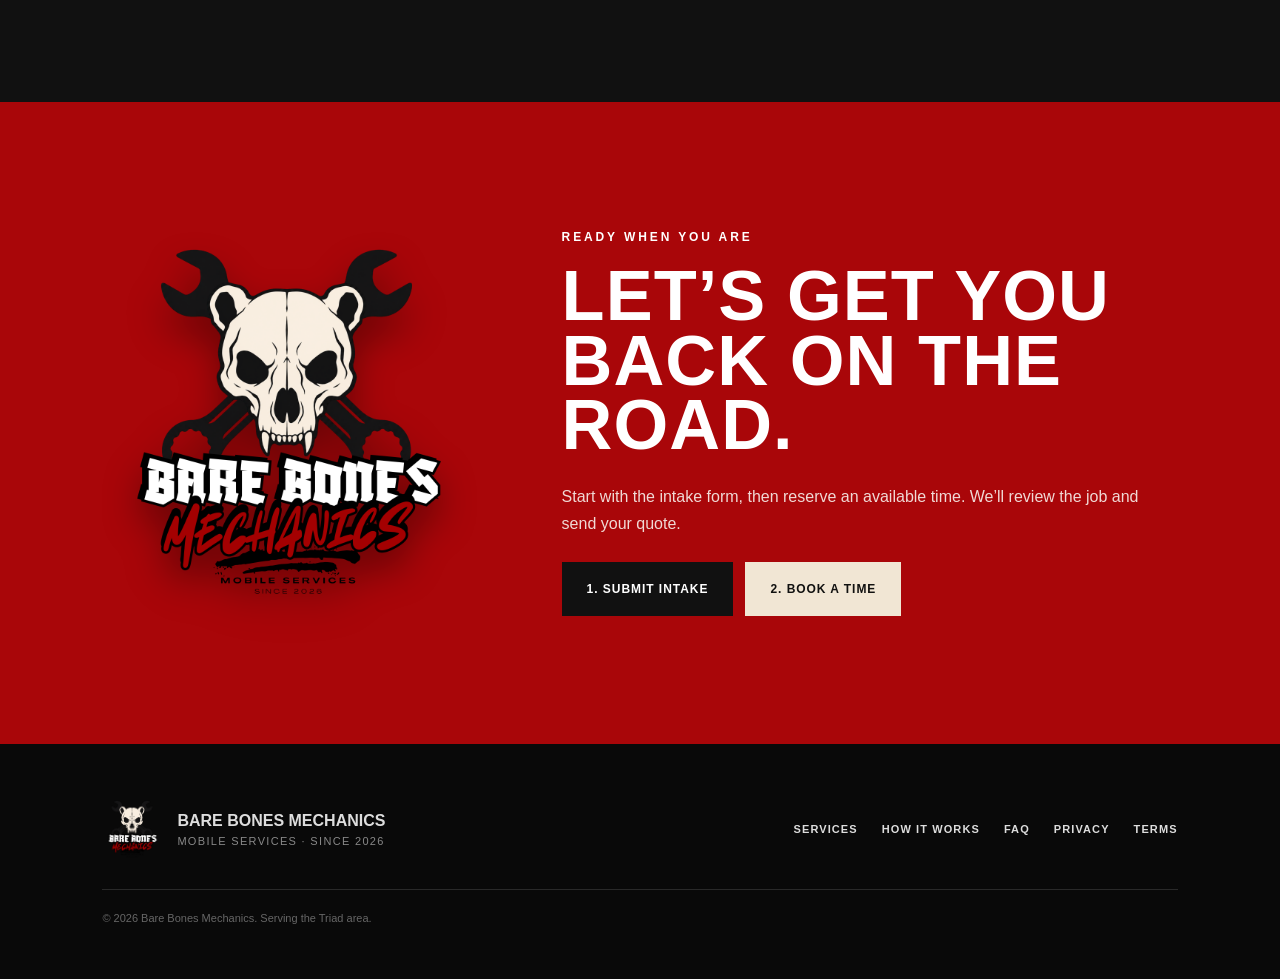
<file: services/index.html>
<!doctype html><html lang="en"><head><meta charset="utf-8"><meta name="viewport" content="width=device-width,initial-scale=1"><title>Services | Bare Bones Mechanics</title><meta name="description" content="Basic mobile vehicle maintenance serving the Triad area."><link rel="canonical" href="https://barebonesmechanics.com/services/"><meta property="og:title" content="Services | Bare Bones Mechanics"><meta property="og:description" content="Basic mobile vehicle maintenance serving the Triad area."><meta property="og:url" content="https://barebonesmechanics.com/services/"><meta property="og:image" content="https://barebonesmechanics.com/og.png"><link rel="icon" href="../icon.jpg"><link rel="stylesheet" href="../styles.css"></head><body>
<header class="site-header"><a class="brand" href="../"><img src="../logo.png" alt="" width="88" height="88"><span><strong>Bare Bones</strong><small>Mechanics</small></span></a><nav><a href="../services/">Services</a><a href="../how-it-works/">How it works</a><a href="../faq/">FAQ</a><a class="nav-cta" href="https://docs.google.com/forms/d/18nMRwCM7fpRWMEm1RZZ1Eh4cVEVVKjyr367LOmoJ1KA/viewform" target="_blank" rel="noreferrer">Request service</a></nav></header><main><section class="page-hero section-pad"><p class="eyebrow red">What we do</p><h1>Routine care,<br><em>where you are.</em></h1><p>Our guaranteed services are basic maintenance items that fit many everyday vehicles. Anything outside this list is reviewed case by case and is not guaranteed.</p></section><section class="services section-pad"><div class="service-grid"><article class="service-card"><span>01</span><h3>Oil changes</h3><p>Routine oil and filter service for everyday vehicles.</p></article><article class="service-card"><span>02</span><h3>Filter replacement</h3><p>Engine and cabin air-filter replacement when your vehicle needs it.</p></article><article class="service-card"><span>03</span><h3>Battery replacement</h3><p>Battery replacement for common vehicle applications.</p></article><article class="service-card"><span>04</span><h3>Tire rotation</h3><p>Routine tire rotations to support even tire wear.</p></article></div><p class="service-note">Complex diagnostics and repairs should be deferred to a certified repair shop or dealer. Submit your details and we’ll tell you whether your requested work is feasible, legal, and safe on-site.</p></section><section class="cta section-pad"><img src="../logo.png" alt="Bare Bones Mechanics"><div><p class="eyebrow">Ready when you are</p><h2>Let’s get you<br>back on the road.</h2><p>Start with the intake form, then reserve an available time. We’ll review the job and send your quote.</p><div class="cta-buttons"><a class="button button-primary" href="https://docs.google.com/forms/d/18nMRwCM7fpRWMEm1RZZ1Eh4cVEVVKjyr367LOmoJ1KA/viewform">1. Submit intake</a><a class="button button-light" href="https://calendar.app.google/wPTHdy8sWwJAT4DLA">2. Book a time</a></div></div></section></main><footer><div class="footer-brand"><img src="../logo.png" alt=""><div><strong>Bare Bones Mechanics</strong><span>Mobile services · Since 2026</span></div></div><div class="footer-links"><a href="../services/">Services</a><a href="../how-it-works/">How it works</a><a href="../faq/">FAQ</a><a href="../privacy/">Privacy</a><a href="../terms/">Terms</a></div><p>© 2026 Bare Bones Mechanics. Serving the Triad area.</p></footer><script type="application/ld+json">{"@context":"https://schema.org","@type":"Service","name":"Mobile vehicle maintenance","provider":{"@type":"AutoRepair","name":"Bare Bones Mechanics"},"areaServed":"the Triad area"}</script></body></html>
</file>
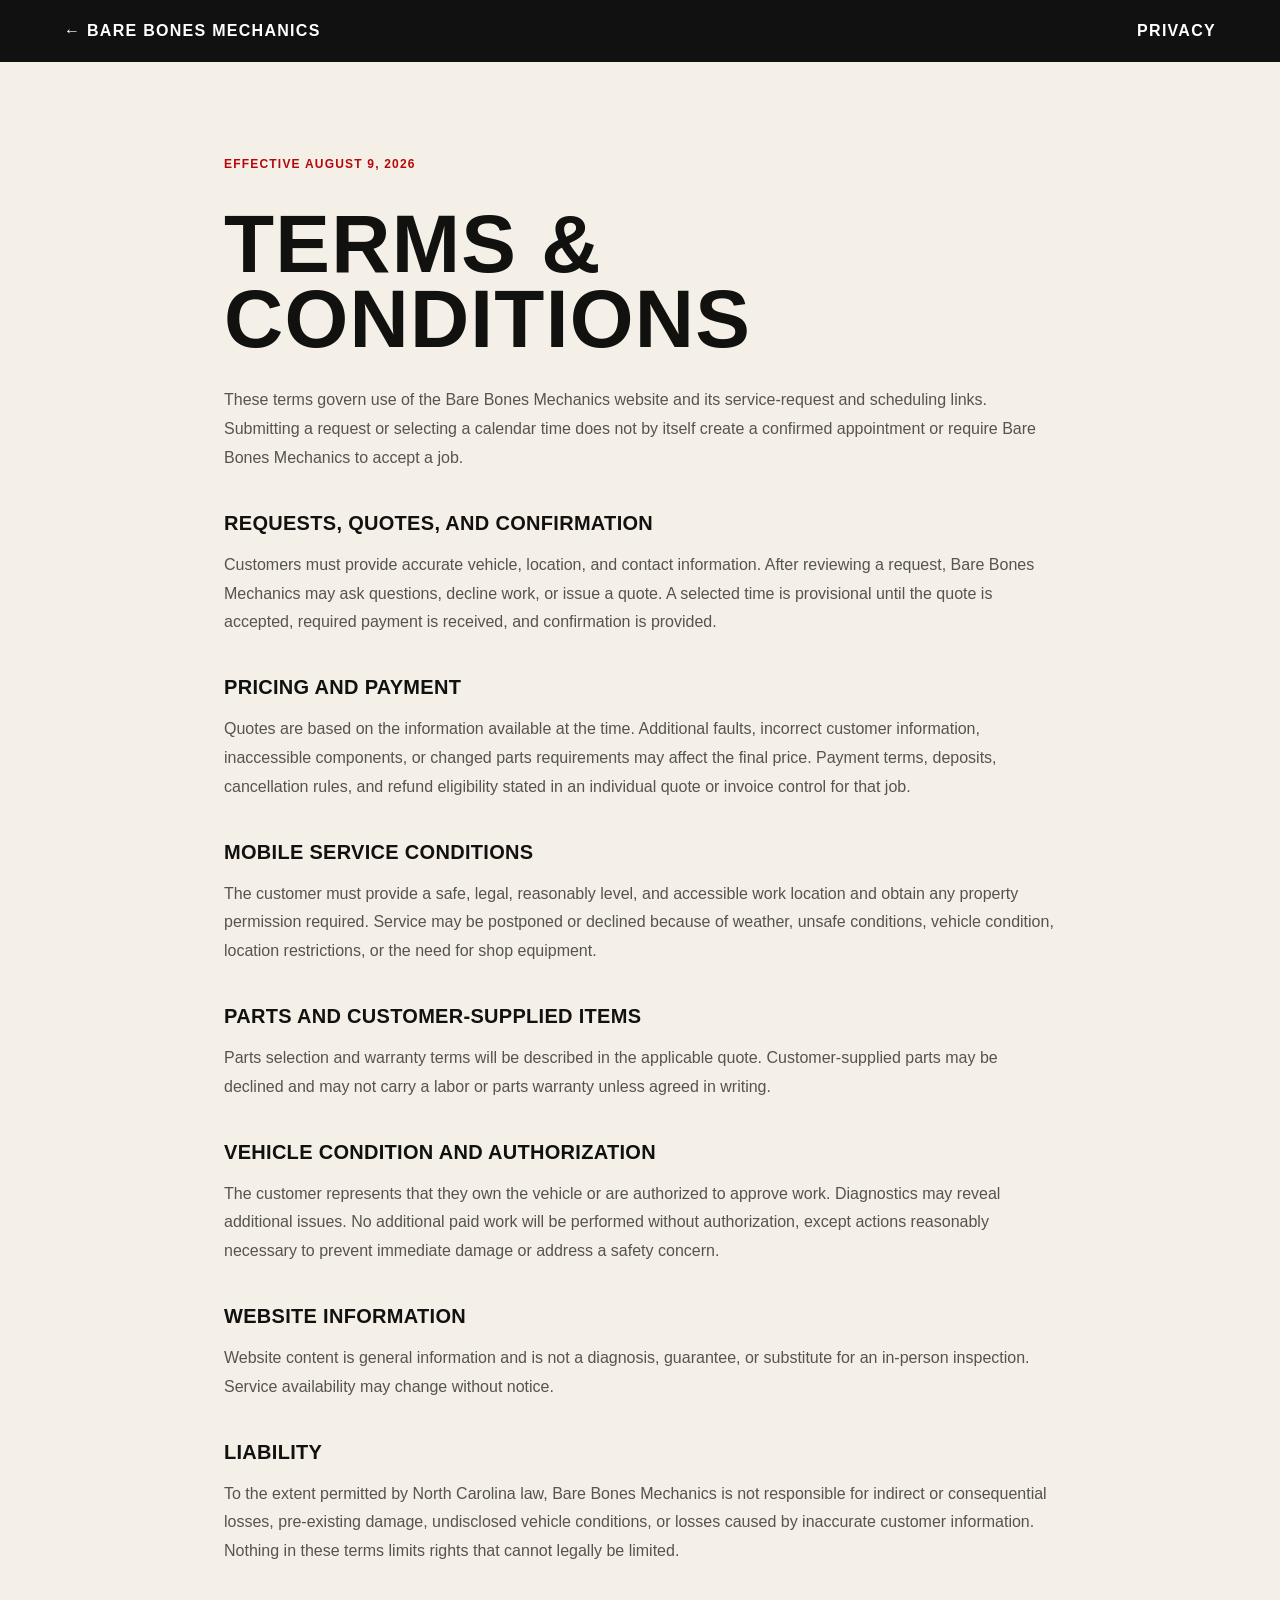
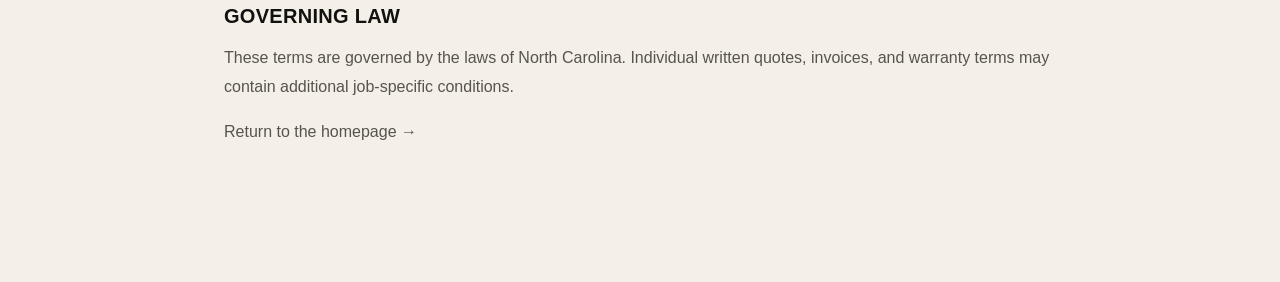
<file: terms/index.html>
<!doctype html><html lang="en"><head><meta charset="utf-8"><meta name="viewport" content="width=device-width,initial-scale=1"><title>Terms and Conditions | Bare Bones Mechanics</title><meta name="description" content="Website and service-request terms for Bare Bones Mechanics."><link rel="canonical" href="https://barebonesmechanics.com/terms/"><link rel="icon" href="../icon.jpg"><link rel="stylesheet" href="../styles.css"></head><body><nav class="legal-nav"><a href="../">← Bare Bones Mechanics</a><a href="../privacy/">Privacy</a></nav><main class="legal"><p class="effective">Effective August 9, 2026</p><h1>Terms &amp; Conditions</h1><p>These terms govern use of the Bare Bones Mechanics website and its service-request and scheduling links. Submitting a request or selecting a calendar time does not by itself create a confirmed appointment or require Bare Bones Mechanics to accept a job.</p><h2>Requests, quotes, and confirmation</h2><p>Customers must provide accurate vehicle, location, and contact information. After reviewing a request, Bare Bones Mechanics may ask questions, decline work, or issue a quote. A selected time is provisional until the quote is accepted, required payment is received, and confirmation is provided.</p><h2>Pricing and payment</h2><p>Quotes are based on the information available at the time. Additional faults, incorrect customer information, inaccessible components, or changed parts requirements may affect the final price. Payment terms, deposits, cancellation rules, and refund eligibility stated in an individual quote or invoice control for that job.</p><h2>Mobile service conditions</h2><p>The customer must provide a safe, legal, reasonably level, and accessible work location and obtain any property permission required. Service may be postponed or declined because of weather, unsafe conditions, vehicle condition, location restrictions, or the need for shop equipment.</p><h2>Parts and customer-supplied items</h2><p>Parts selection and warranty terms will be described in the applicable quote. Customer-supplied parts may be declined and may not carry a labor or parts warranty unless agreed in writing.</p><h2>Vehicle condition and authorization</h2><p>The customer represents that they own the vehicle or are authorized to approve work. Diagnostics may reveal additional issues. No additional paid work will be performed without authorization, except actions reasonably necessary to prevent immediate damage or address a safety concern.</p><h2>Website information</h2><p>Website content is general information and is not a diagnosis, guarantee, or substitute for an in-person inspection. Service availability may change without notice.</p><h2>Liability</h2><p>To the extent permitted by North Carolina law, Bare Bones Mechanics is not responsible for indirect or consequential losses, pre-existing damage, undisclosed vehicle conditions, or losses caused by inaccurate customer information. Nothing in these terms limits rights that cannot legally be limited.</p><h2>Governing law</h2><p>These terms are governed by the laws of North Carolina. Individual written quotes, invoices, and warranty terms may contain additional job-specific conditions.</p><p><a href="../">Return to the homepage →</a></p></main></body></html>
</file>
<file: styles.css>
:root{--ink:#111110;--paper:#f4f0e8;--bone:#f1e6d4;--red:#b7070a;--muted:#79756e;--line:#d8d2c8}*{box-sizing:border-box}html{scroll-behavior:smooth}body{margin:0;background:var(--paper);color:var(--ink);font-family:Arial,Helvetica,sans-serif}a{color:inherit;text-decoration:none}img{display:block;max-width:100%}.site-header{height:88px;padding:0 clamp(22px,5vw,76px);display:flex;align-items:center;justify-content:space-between;background:rgba(17,17,16,.97);color:#fff;position:relative;z-index:20}.brand{display:flex;align-items:center;gap:12px}.brand img{width:66px;height:66px;object-fit:contain}.brand span{display:flex;flex-direction:column;text-transform:uppercase;line-height:.95}.brand strong{font-size:17px;letter-spacing:.05em}.brand small{font-size:13px;letter-spacing:.25em;color:#d10b0e;margin-top:6px;font-weight:800}.site-header nav{display:flex;align-items:center;gap:30px;font-size:12px;text-transform:uppercase;letter-spacing:.13em;font-weight:800}.site-header nav a:hover{color:#e02527}.nav-cta{background:var(--red);padding:14px 20px}.hero{min-height:calc(100vh - 88px);position:relative;display:flex;align-items:center;color:white;overflow:hidden}.hero-photo{position:absolute;inset:0;background:url('hero.png') center/cover no-repeat;transform:scale(1.01)}.hero-shade{position:absolute;inset:0;background:linear-gradient(90deg,rgba(8,8,8,.96) 0%,rgba(8,8,8,.82) 38%,rgba(8,8,8,.22) 72%,rgba(8,8,8,.12) 100%)}.hero-content{position:relative;z-index:2;padding:90px clamp(24px,8vw,125px);width:min(790px,65vw)}.eyebrow{text-transform:uppercase;letter-spacing:.24em;font-size:12px;font-weight:900;margin:0 0 20px}.eyebrow.red{color:var(--red)}h1,h2{font-family:Impact,"Arial Narrow",sans-serif;text-transform:uppercase;letter-spacing:.015em;margin:0;line-height:.92}h1{font-size:clamp(58px,7.5vw,114px)}h1 em{font-style:normal;color:#d20a0d}.hero-copy{font-size:clamp(17px,1.5vw,21px);line-height:1.6;color:#ddd6cd;max-width:620px;margin:30px 0}.hero-actions,.cta-buttons{display:flex;gap:12px;flex-wrap:wrap}.button{display:inline-flex;align-items:center;justify-content:center;min-height:54px;padding:0 24px;text-transform:uppercase;letter-spacing:.08em;font-size:12px;font-weight:900;border:1px solid transparent;transition:.2s ease}.button:hover{transform:translateY(-2px)}.button-primary{background:var(--red);color:white}.button-primary:hover{background:#d00b0e}.button-ghost{border-color:#706c66;color:white;background:rgba(0,0,0,.25)}.button-light{background:var(--bone);color:var(--ink)}.trust-row{display:flex;gap:24px;flex-wrap:wrap;margin-top:34px;color:#bdb8b1;font-size:11px;text-transform:uppercase;letter-spacing:.1em}.trust-row span:before{content:"✓";color:#e4191c;margin-right:7px}.section-pad{padding:clamp(78px,10vw,150px) clamp(24px,8vw,125px)}.intro{display:grid;grid-template-columns:1fr 1fr;gap:10vw}.intro h2,.section-heading h2,.process h2,.area h2,.cta h2{font-size:clamp(44px,5.5vw,82px)}.intro>div:last-child{max-width:610px;font-size:18px;line-height:1.8;color:#4d4a45}.services{background:#111;color:#f5f1e9}.section-heading{display:flex;justify-content:space-between;align-items:end;gap:50px;margin-bottom:60px}.section-heading>p{max-width:430px;line-height:1.7;color:#89857e}.service-grid{display:grid;grid-template-columns:repeat(2,1fr);border-top:1px solid #3a3835;border-left:1px solid #3a3835}.service-card{padding:38px;border-right:1px solid #3a3835;border-bottom:1px solid #3a3835;min-height:250px}.service-card span{color:#c90b0e;font-weight:900;font-size:12px;letter-spacing:.2em}.service-card h3{font-size:22px;text-transform:uppercase;margin:28px 0 14px}.service-card p{color:#aaa59e;line-height:1.65;margin:0}.service-note{margin:28px 0 0;color:#c2bdb4;font-size:13px}.process{display:grid;grid-template-columns:.75fr 1.25fr;gap:9vw}.steps{list-style:none;padding:0;margin:0}.steps li{display:grid;grid-template-columns:60px 1fr;gap:22px;padding:0 0 36px;margin-bottom:36px;border-bottom:1px solid var(--line)}.steps>li>span{width:48px;height:48px;border:2px solid var(--red);border-radius:50%;display:grid;place-items:center;color:var(--red);font-weight:900}.steps h3{margin:0 0 10px;text-transform:uppercase;font-size:20px}.steps p{color:#65615b;line-height:1.65;margin:0 0 12px}.steps a{color:var(--red);font-size:12px;text-transform:uppercase;letter-spacing:.1em;font-weight:900}.area{background:var(--bone);display:grid;grid-template-columns:.8fr 1.2fr;align-items:center;gap:9vw}.area-mark{font-family:Impact,sans-serif;font-size:clamp(170px,25vw,400px);line-height:.75;color:#d8cbb9;letter-spacing:-.05em}.area p:not(.eyebrow){font-size:18px;line-height:1.7;max-width:600px}.area small{color:#777066}.faq-list{border-top:1px solid var(--line)}details{border-bottom:1px solid var(--line);padding:0 4px}summary{list-style:none;cursor:pointer;padding:26px 0;display:flex;justify-content:space-between;gap:20px;font-size:18px;font-weight:800}summary::-webkit-details-marker{display:none}summary span{color:var(--red);font-size:28px;line-height:.7;transition:.2s}details[open] summary span{transform:rotate(45deg)}details>p{max-width:780px;color:#625e58;line-height:1.7;margin:0 0 28px}.cta{background:#a90609;color:white;display:grid;grid-template-columns:.75fr 1.25fr;align-items:center;gap:7vw;overflow:hidden}.cta>img{filter:drop-shadow(0 20px 18px rgba(0,0,0,.35));max-height:420px;object-fit:contain}.cta p:not(.eyebrow){max-width:580px;line-height:1.7;color:#f0d9d5;margin:25px 0}.cta .button-primary{background:#111}.cta .button-primary:hover{background:#2b2927}footer{background:#090909;color:#ddd;padding:55px clamp(24px,8vw,125px);display:grid;grid-template-columns:1fr auto;gap:30px;align-items:center}.footer-brand{display:flex;align-items:center;gap:15px}.footer-brand img{width:60px;height:60px;object-fit:contain}.footer-brand div{display:flex;flex-direction:column}.footer-brand strong{text-transform:uppercase}.footer-brand span{font-size:11px;color:#888;letter-spacing:.12em;text-transform:uppercase;margin-top:5px}.footer-links{display:flex;gap:24px;text-transform:uppercase;font-size:11px;letter-spacing:.1em;font-weight:800}footer>p{grid-column:1/-1;color:#666;font-size:11px;border-top:1px solid #292929;padding-top:22px;margin:0}.legal{max-width:880px;margin:auto;padding:80px 24px 120px}.legal-nav{background:#111;color:white;padding:22px 5vw;display:flex;justify-content:space-between;align-items:center}.legal-nav a{font-weight:800;text-transform:uppercase;letter-spacing:.08em}.legal h1{font-size:clamp(48px,7vw,82px);margin:30px 0}.legal h2{font-family:Arial,sans-serif;font-size:20px;line-height:1.2;margin:38px 0 12px}.legal p,.legal li{color:#57534d;line-height:1.8}.legal .effective{color:var(--red);font-weight:800;text-transform:uppercase;letter-spacing:.1em;font-size:12px}
@media(max-width:850px){.site-header{height:76px}.brand img{width:55px;height:55px}.brand strong{font-size:14px}.brand small{font-size:10px}.site-header nav>a:not(.nav-cta){display:none}.hero{min-height:760px}.hero-content{width:100%;padding-top:90px}.hero-shade{background:linear-gradient(90deg,rgba(8,8,8,.94),rgba(8,8,8,.64))}.intro,.process,.area,.cta{grid-template-columns:1fr}.service-grid{grid-template-columns:1fr 1fr}.area-mark{font-size:190px}.section-heading{align-items:start;flex-direction:column}.cta>img{max-height:300px;margin:auto}footer{grid-template-columns:1fr}.footer-links{flex-wrap:wrap}}@media(max-width:560px){.nav-cta{padding:12px 13px;font-size:10px}.brand span{display:none}.hero{min-height:720px;align-items:end}.hero-content{padding-bottom:70px}.hero-photo{background-position:62% center}.hero-copy{font-size:16px}.button{width:100%}.trust-row{gap:12px;flex-direction:column}.service-grid{grid-template-columns:1fr}.service-card{min-height:auto}.steps li{grid-template-columns:48px 1fr;gap:16px}.section-pad{padding-left:22px;padding-right:22px}.footer-links{gap:18px}}
@media(prefers-reduced-motion:reduce){html{scroll-behavior:auto}.button,summary span{transition:none}}
.page-hero{background:var(--bone);min-height:440px}.page-hero h1{font-size:clamp(58px,8vw,110px);max-width:800px}.page-hero h1 em{font-style:normal;color:var(--red)}.page-hero>p:last-child{max-width:650px;font-size:20px;line-height:1.7;color:#57534d;margin:30px 0 0}.home-links{background:#111;color:#f5f1e9}.link-grid{display:grid;grid-template-columns:repeat(3,1fr);border-top:1px solid #3a3835;border-left:1px solid #3a3835}.link-card{padding:38px;border-right:1px solid #3a3835;border-bottom:1px solid #3a3835;min-height:210px}.link-card span{color:#c90b0e;font-weight:900;font-size:12px;letter-spacing:.2em}.link-card h3{font-size:22px;text-transform:uppercase;margin:28px 0 14px}.link-card p{color:#aaa59e;line-height:1.65;margin:0}@media(max-width:850px){.link-grid{grid-template-columns:1fr 1fr}}@media(max-width:560px){.link-grid{grid-template-columns:1fr}}
.booking-flow{background:var(--paper)}.booking-heading{display:grid;grid-template-columns:1fr 1fr;gap:8vw;align-items:end;margin-bottom:38px}.booking-heading h2{font-size:clamp(44px,5.5vw,82px)}.booking-heading>p{color:#57534d;line-height:1.75;font-size:17px}.booking-progress{position:sticky;top:0;z-index:10;display:flex;align-items:center;justify-content:center;gap:24px;background:#111;color:#fff;padding:18px;margin-bottom:34px;text-transform:uppercase;letter-spacing:.1em;font-size:12px;font-weight:900}.booking-progress span{display:flex;align-items:center;gap:10px}.booking-progress b{display:grid;place-items:center;width:28px;height:28px;border-radius:50%;background:var(--red)}.booking-progress i{color:var(--red);font-style:normal;font-size:20px}.embed-step{background:#fff;border:1px solid var(--line);padding:clamp(18px,3vw,38px)}.embed-step-title{display:flex;gap:22px;align-items:start;margin-bottom:28px}.embed-step-title>span{color:var(--red);font-size:12px;font-weight:900;letter-spacing:.2em;padding-top:6px}.embed-step-title h3{margin:0 0 8px;text-transform:uppercase;font-size:24px}.embed-step-title p{margin:0;color:#65615b;line-height:1.6}.google-embed{display:block;width:100%;border:0;background:#f8f8f8}.form-embed{height:1050px}.calendar-embed{height:760px}.embed-fallback{font-size:13px;color:#65615b;margin:16px 0 0}.embed-fallback a{color:var(--red);font-weight:900}.continue-banner{display:flex;align-items:center;justify-content:center;gap:14px;background:var(--red);color:#fff;padding:22px 28px;text-align:center;text-transform:uppercase;letter-spacing:.06em;margin:28px 0}.continue-banner strong{font-size:15px}.continue-banner span{font-size:12px}.booking-flow+.cta{margin-top:0}@media(max-width:850px){.booking-heading{grid-template-columns:1fr}.booking-progress{top:0}.form-embed{height:1150px}.calendar-embed{height:800px}}@media(max-width:560px){.booking-progress{gap:10px;padding:14px 10px}.booking-progress i{display:none}.booking-progress span{font-size:10px}.continue-banner{align-items:flex-start;flex-direction:column;text-align:left}.form-embed{height:1250px}.calendar-embed{height:850px}.embed-step{padding:14px}.embed-step-title{gap:12px}}
.process-video{align-self:start;position:sticky;top:28px;width:100%;aspect-ratio:16/9;background:#111;box-shadow:0 18px 50px rgba(17,17,16,.16)}.process-video iframe{display:block;width:100%;height:100%;border:0}@media(max-width:850px){.process{display:block}.process .steps{display:grid;grid-template-columns:repeat(2,minmax(0,1fr));gap:18px;margin-bottom:34px}.process .steps li{grid-template-columns:1fr;align-content:start;gap:16px;margin:0;padding:24px;border:1px solid var(--line)}.process-video{position:static}}@media(max-width:560px){.process .steps{gap:10px}.process .steps li{padding:15px}.process .steps h3{font-size:16px}.process .steps p{font-size:14px}.process .steps>li>span{width:38px;height:38px}}
</file>
